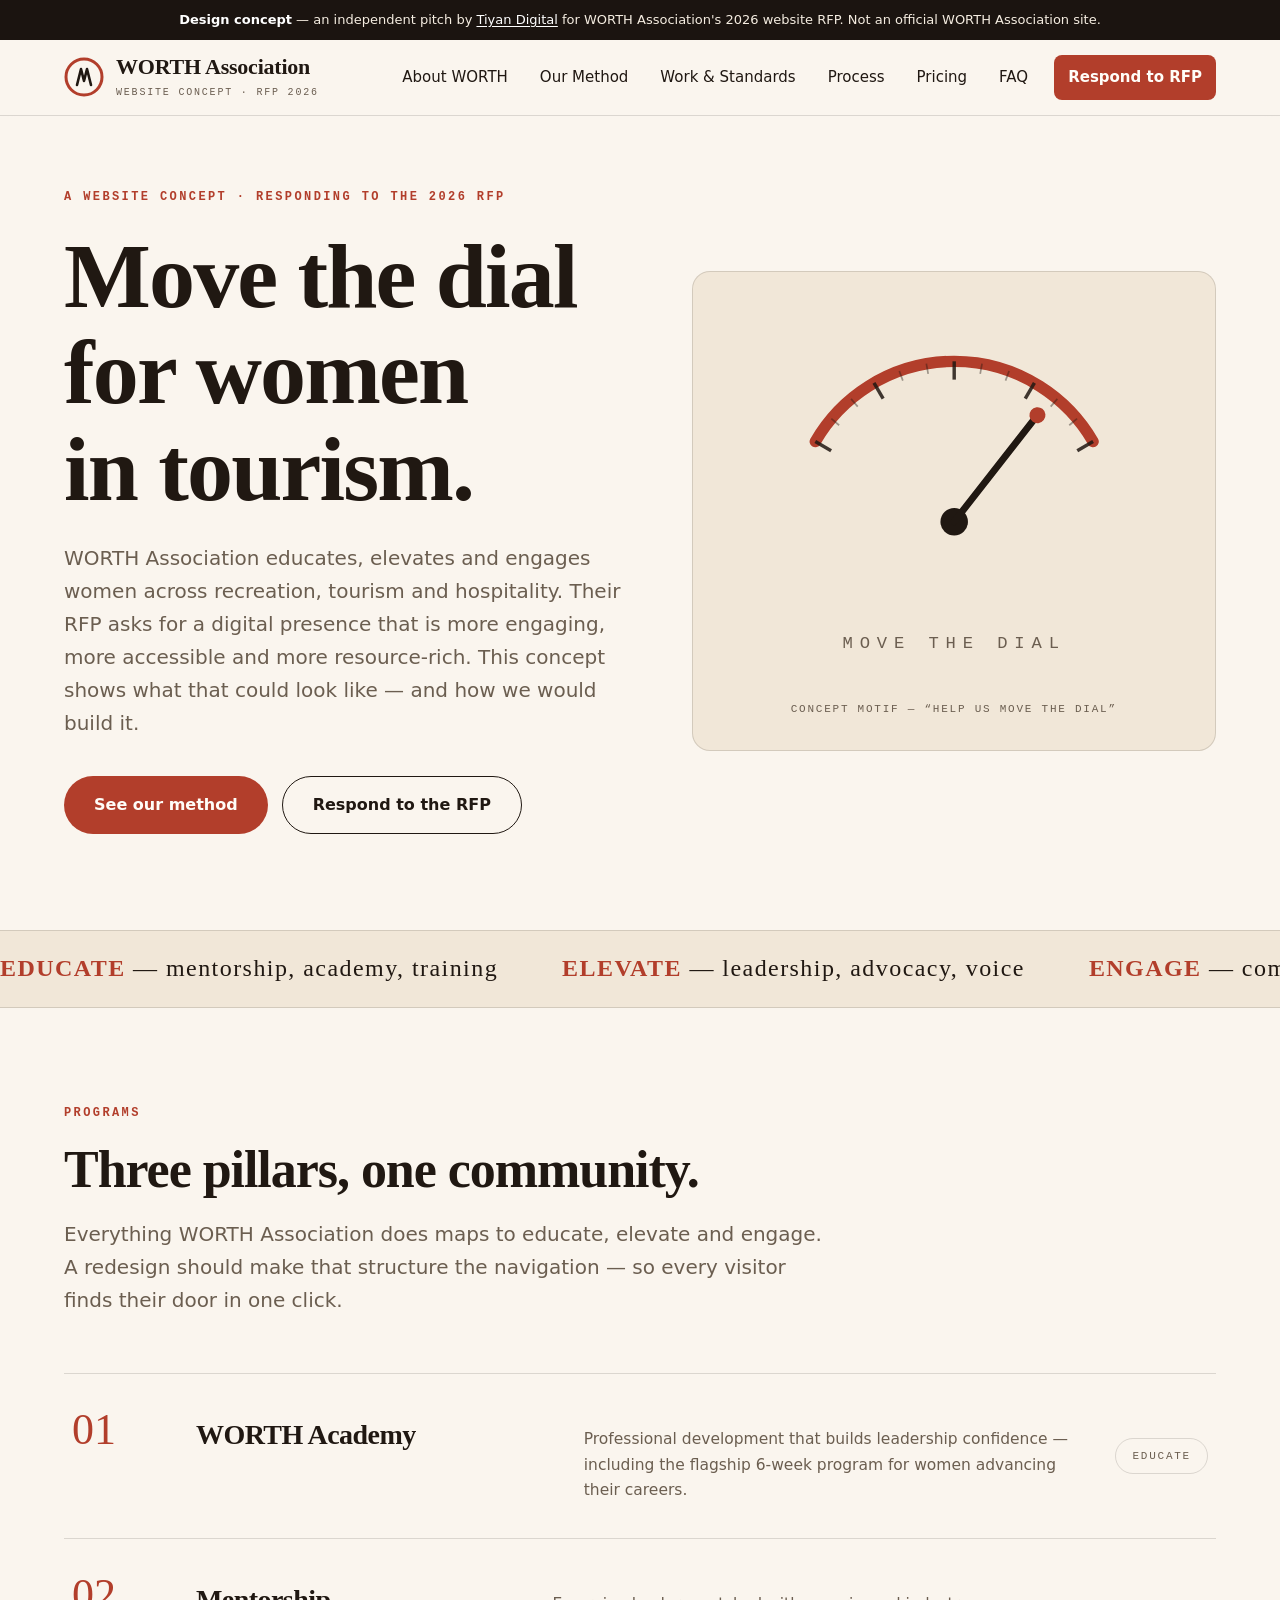
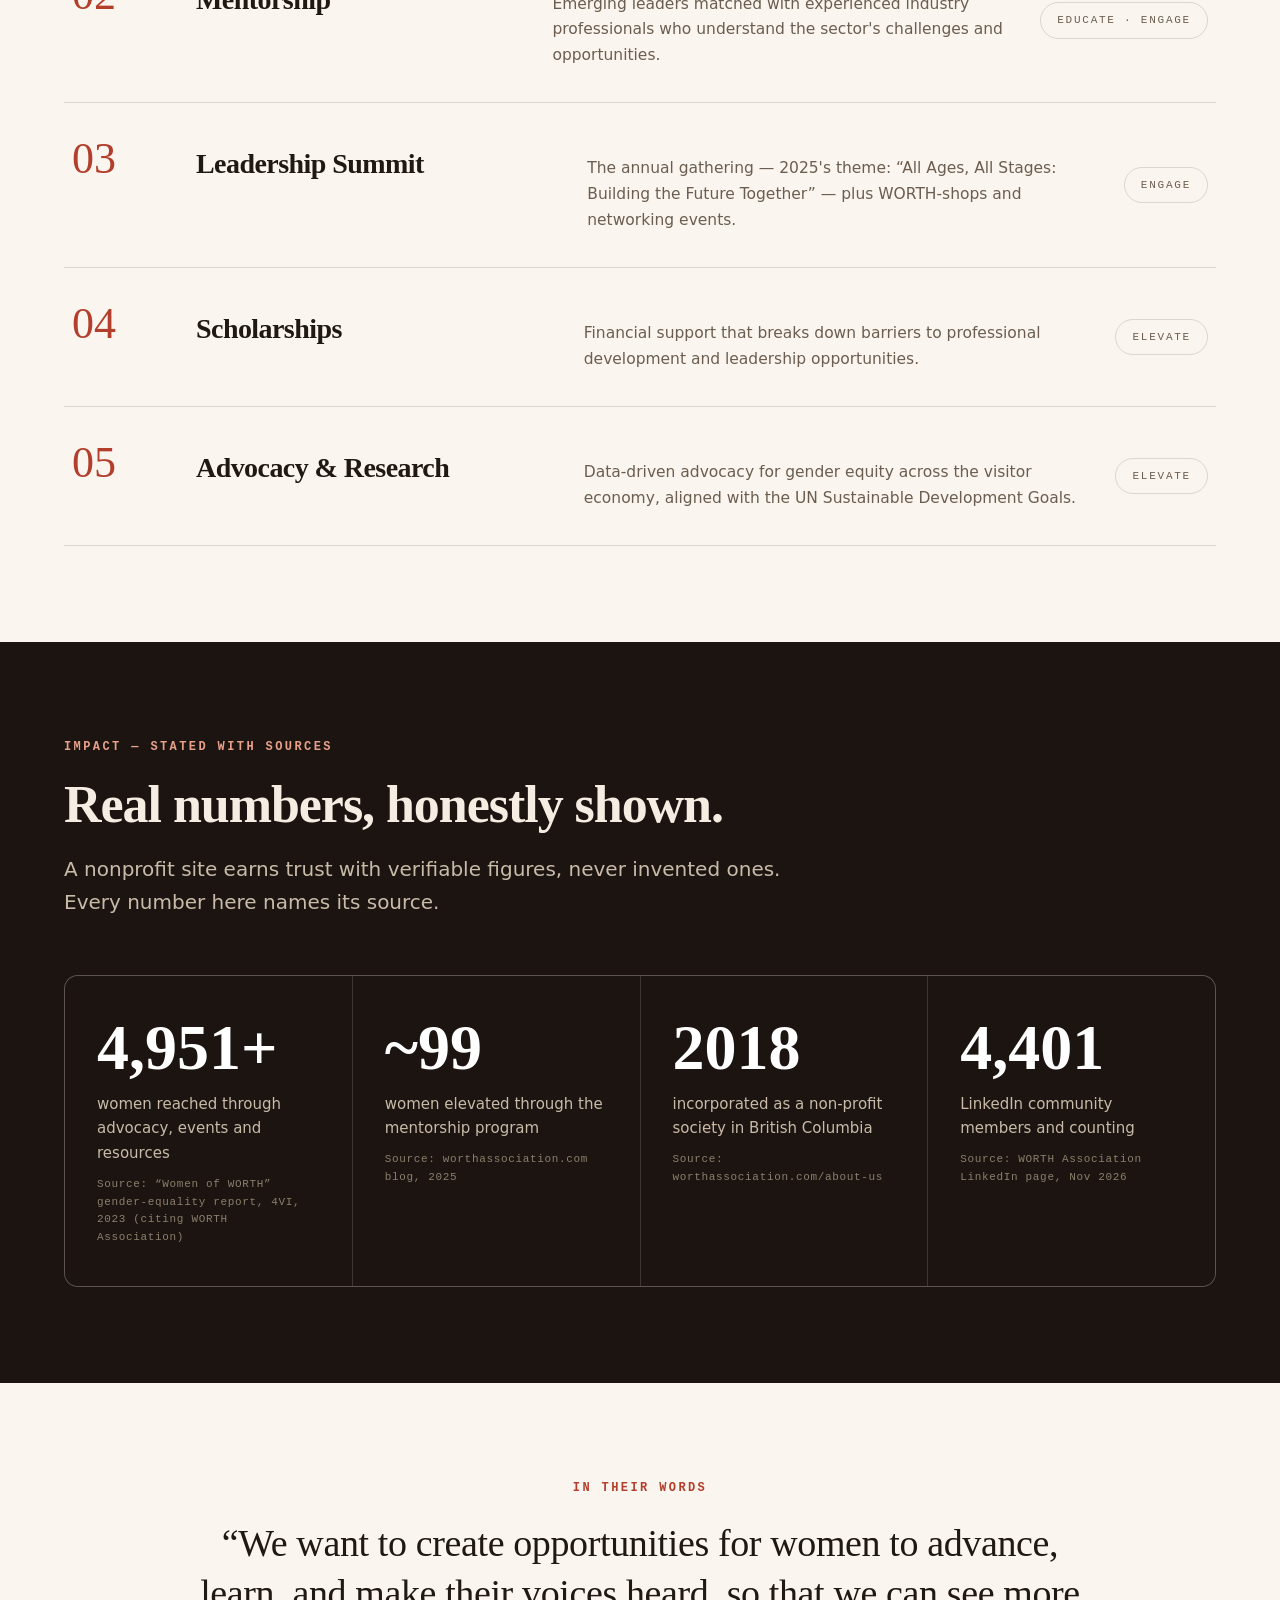
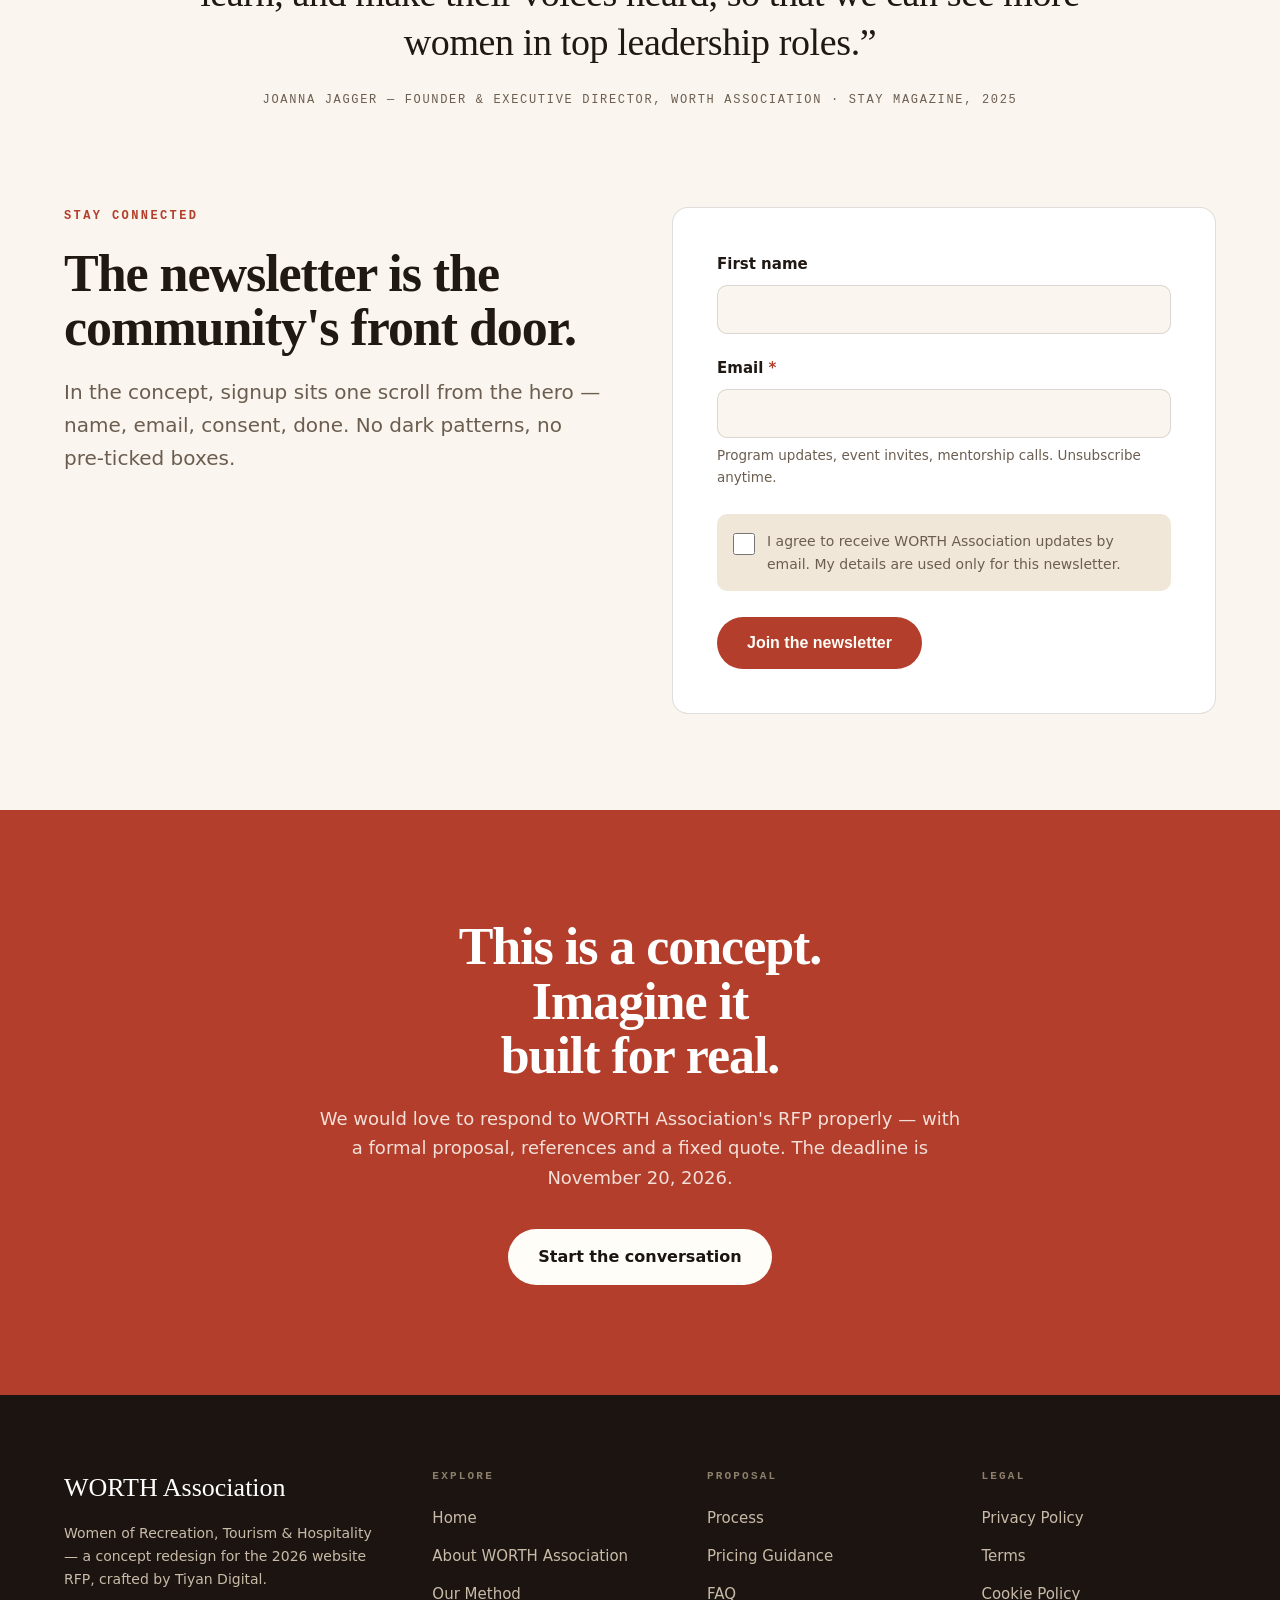
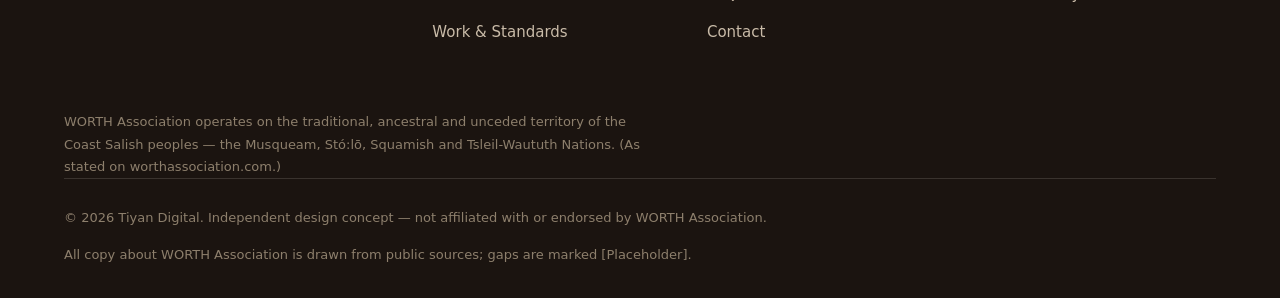
<file: index.html>
<!DOCTYPE html>
<html lang="en">
<head>
<script>document.documentElement.className += ' anim';</script>
<meta charset="utf-8">
<meta name="viewport" content="width=device-width, initial-scale=1">
<title>Home — WORTH Association Website Concept (2026 RFP)</title>
<meta name="description" content="An independent website design concept by Tiyan Digital for WORTH Association&#x27;s 2026 RFP — warm, editorial, accessible. Move the dial for women in recreation, tourism and hospitality.">
<meta property="og:title" content="Home — WORTH Association Website Concept (2026 RFP)">
<meta property="og:description" content="An independent website design concept by Tiyan Digital for WORTH Association&#x27;s 2026 RFP — warm, editorial, accessible. Move the dial for women in recreation, tourism and hospitality.">
<meta property="og:type" content="website">
<link rel="stylesheet" href="assets/style.css">
<script src="assets/site.js" defer></script>
</head>
<body>
<a class="skip" href="#main">Skip to content</a>
<div class="concept-banner"><strong>Design concept</strong> — an independent pitch by <a href="https://tiyandegital.com">Tiyan Digital</a> for WORTH Association's 2026 website RFP. Not an official WORTH Association site.</div>
<header class="site-header"><div class="header-inner">
<a class="brand" href="index.html" aria-label="WORTH concept home"><svg class="brand-mark" viewBox="0 0 40 40" aria-hidden="true"><circle cx="20" cy="20" r="18" fill="none" stroke="#B23E2B" stroke-width="3"/><path d="M13 28 L17 12 L20 24 L23 12 L27 28" fill="none" stroke="#201812" stroke-width="2.6" stroke-linecap="round" stroke-linejoin="round"/></svg><span><span class="brand-name">WORTH Association</span><span class="brand-sub">Website Concept · RFP 2026</span></span></a>
<button class="nav-toggle" aria-expanded="false" aria-controls="main-nav">Menu</button>
<nav class="main-nav" id="main-nav" aria-label="Primary"><a href="about.html">About WORTH</a><a href="method.html">Our Method</a><a href="work.html">Work & Standards</a><a href="process.html">Process</a><a href="pricing.html">Pricing</a><a href="faq.html">FAQ</a><a class="nav-cta" href="contact.html">Respond to RFP</a></nav>
</div></header>
<main id="main">
<section class="hero"><div class="wrap hero-grid">
<div class="hero-copy">
<p class="eyebrow fade-up">A website concept · Responding to the 2026 RFP</p>
<h1><span class="rise"><span>Move the dial</span></span><span class="rise"><span>for women in tourism.</span></span></h1>
<p class="lede fade-up d1">WORTH Association educates, elevates and engages women across recreation, tourism and hospitality. Their RFP asks for a digital presence that is more engaging, more accessible and more resource-rich. This concept shows what that could look like — and how we would build it.</p>
<div class="hero-ctas fade-up d2"><a class="btn" href="method.html">See our method</a><a class="btn btn-ghost" href="contact.html">Respond to the RFP</a></div>
</div>
<div class="hero-art fade-up d2"><div class="dial-frame"><svg id="dial-svg" viewBox="0 0 400 330" role="img" aria-label="A dial gauge with its needle pointing upward, symbolising moving the dial for gender equity">
  <path d="M 78.8 120.0 A 140 140 0 0 1 321.2 120.0" fill="none" stroke="#B23E2B" stroke-width="10" stroke-linecap="round"/>
  <line x1="92.6" y1="128.0" x2="78.8" y2="120.0" stroke="#201812" stroke-width="3" opacity="0.85"/><line x1="99.6" y1="105.8" x2="92.8" y2="100.0" stroke="#201812" stroke-width="1.5" opacity="0.4"/><line x1="115.8" y1="89.6" x2="110.0" y2="82.8" stroke="#201812" stroke-width="1.5" opacity="0.4"/><line x1="138.0" y1="82.6" x2="130.0" y2="68.8" stroke="#201812" stroke-width="3" opacity="0.85"/><line x1="155.2" y1="66.9" x2="152.1" y2="58.4" stroke="#201812" stroke-width="1.5" opacity="0.4"/><line x1="177.3" y1="61.0" x2="175.7" y2="52.1" stroke="#201812" stroke-width="1.5" opacity="0.4"/><line x1="200.0" y1="66.0" x2="200.0" y2="50.0" stroke="#201812" stroke-width="3" opacity="0.85"/><line x1="222.7" y1="61.0" x2="224.3" y2="52.1" stroke="#201812" stroke-width="1.5" opacity="0.4"/><line x1="244.8" y1="66.9" x2="247.9" y2="58.4" stroke="#201812" stroke-width="1.5" opacity="0.4"/><line x1="262.0" y1="82.6" x2="270.0" y2="68.8" stroke="#201812" stroke-width="3" opacity="0.85"/><line x1="284.2" y1="89.6" x2="290.0" y2="82.8" stroke="#201812" stroke-width="1.5" opacity="0.4"/><line x1="300.4" y1="105.8" x2="307.2" y2="100.0" stroke="#201812" stroke-width="1.5" opacity="0.4"/><line x1="307.4" y1="128.0" x2="321.2" y2="120.0" stroke="#201812" stroke-width="3" opacity="0.85"/>
  <circle cx="200" cy="190" r="12" fill="#201812"/>
  <g id="dial-needle" transform="rotate(-55 200 190)">
    <line x1="200" y1="190" x2="200" y2="72" stroke="#201812" stroke-width="6" stroke-linecap="round"/>
    <circle cx="200" cy="72" r="7" fill="#B23E2B"/>
  </g>
  <text x="200" y="300" text-anchor="middle" font-family="ui-monospace,Menlo,monospace" font-size="15" letter-spacing="6" fill="#6B5E50">MOVE THE DIAL</text>
</svg><p class="dial-caption">Concept motif — “Help us move the dial”</p></div></div>
</div></section>

<div class="marquee" aria-hidden="true"><div class="marquee-track">
<span><b>EDUCATE</b> — mentorship, academy, training</span><span><b>ELEVATE</b> — leadership, advocacy, voice</span><span><b>ENGAGE</b> — community, events, connection</span>
<span><b>EDUCATE</b> — mentorship, academy, training</span><span><b>ELEVATE</b> — leadership, advocacy, voice</span><span><b>ENGAGE</b> — community, events, connection</span>
</div></div>

<section><div class="wrap">
<div class="section-head"><p class="eyebrow">Programs</p><h2>Three pillars, one community.</h2><p class="lede">Everything WORTH Association does maps to educate, elevate and engage. A redesign should make that structure the navigation — so every visitor finds their door in one click.</p></div>
<div class="program-list">
<a class="program-row" href="about.html"><span class="program-num">01</span><h3>WORTH Academy</h3><p>Professional development that builds leadership confidence — including the flagship 6-week program for women advancing their careers.</p><span class="program-tag">Educate</span></a>
<a class="program-row" href="about.html"><span class="program-num">02</span><h3>Mentorship</h3><p>Emerging leaders matched with experienced industry professionals who understand the sector's challenges and opportunities.</p><span class="program-tag">Educate · Engage</span></a>
<a class="program-row" href="about.html"><span class="program-num">03</span><h3>Leadership Summit</h3><p>The annual gathering — 2025's theme: “All Ages, All Stages: Building the Future Together” — plus WORTH-shops and networking events.</p><span class="program-tag">Engage</span></a>
<a class="program-row" href="about.html"><span class="program-num">04</span><h3>Scholarships</h3><p>Financial support that breaks down barriers to professional development and leadership opportunities.</p><span class="program-tag">Elevate</span></a>
<a class="program-row" href="about.html"><span class="program-num">05</span><h3>Advocacy &amp; Research</h3><p>Data-driven advocacy for gender equity across the visitor economy, aligned with the UN Sustainable Development Goals.</p><span class="program-tag">Elevate</span></a>
</div></div></section>

<section class="band-dark"><div class="wrap">
<div class="section-head"><p class="eyebrow">Impact — stated with sources</p><h2>Real numbers, honestly shown.</h2><p class="lede">A nonprofit site earns trust with verifiable figures, never invented ones. Every number here names its source.</p></div>
<div class="impact-grid">
<div class="impact-cell"><div class="impact-num"><span data-count="5000" data-suffix="+">5,000+</span></div><p class="impact-label">women reached through advocacy, events and resources</p><p class="impact-src">Source: “Women of WORTH” gender-equality report, 4VI, 2023 (citing WORTH Association)</p></div>
<div class="impact-cell"><div class="impact-num"><span data-count="100" data-prefix="~">~100</span></div><p class="impact-label">women elevated through the mentorship program</p><p class="impact-src">Source: worthassociation.com blog, 2025</p></div>
<div class="impact-cell"><div class="impact-num">2018</div><p class="impact-label">incorporated as a non-profit society in British Columbia</p><p class="impact-src">Source: worthassociation.com/about-us</p></div>
<div class="impact-cell"><div class="impact-num"><span data-count="4445">4,445</span></div><p class="impact-label">LinkedIn community members and counting</p><p class="impact-src">Source: WORTH Association LinkedIn page, Nov 2026</p></div>
</div></div></section>

<section><div class="wrap"><div class="quote-block">
<p class="eyebrow">In their words</p>
<blockquote>“We want to create opportunities for women to advance, learn, and make their voices heard, so that we can see more women in top leadership roles.”</blockquote>
<cite>Joanna Jagger — Founder &amp; Executive Director, WORTH Association · STAY Magazine, 2025</cite>
</div></div></section>

<section style="padding-top:0"><div class="wrap"><div class="split">
<div><p class="eyebrow">Stay connected</p><h2>The newsletter is the community's front door.</h2><p class="lede">In the concept, signup sits one scroll from the hero — name, email, consent, done. No dark patterns, no pre-ticked boxes.</p></div>
<div><form class="form-card" data-demo action="#" method="post">
<div class="field"><label for="nl-name">First name</label><input id="nl-name" name="name" type="text" autocomplete="given-name"></div>
<div class="field"><label for="nl-email">Email <span class="req" aria-hidden="true">*</span></label><input id="nl-email" name="email" type="email" required autocomplete="email"><p class="hint">Program updates, event invites, mentorship calls. Unsubscribe anytime.</p></div>
<div class="consent"><input id="nl-consent" type="checkbox" required><p><label for="nl-consent">I agree to receive WORTH Association updates by email. My details are used only for this newsletter.</label></p></div>
<button class="btn" type="submit">Join the newsletter</button>
<p class="form-notice placeholder-note" hidden tabindex="-1"><strong>Demo form.</strong> In this concept build nothing is sent anywhere — a production site would connect this to WORTH Association's email platform.</p>
</form></div>
</div></div></section>

<section class="final-cta"><div class="wrap">
<h2>This is a concept. Imagine it built for real.</h2>
<p>We would love to respond to WORTH Association's RFP properly — with a formal proposal, references and a fixed quote. The deadline is November 20, 2026.</p>
<a class="btn btn-light" href="contact.html">Start the conversation</a>
</div></section>
</main>
<footer class="site-footer"><div class="wrap">
<div class="footer-grid">
<div><div class="footer-brand">WORTH Association</div><p class="footer-tag">Women of Recreation, Tourism &amp; Hospitality — a concept redesign for the 2026 website RFP, crafted by Tiyan Digital.</p></div>
<div><h4>Explore</h4><ul><li><a href="index.html">Home</a></li><li><a href="about.html">About WORTH Association</a></li><li><a href="method.html">Our Method</a></li><li><a href="work.html">Work &amp; Standards</a></li></ul></div>
<div><h4>Proposal</h4><ul><li><a href="process.html">Process</a></li><li><a href="pricing.html">Pricing Guidance</a></li><li><a href="faq.html">FAQ</a></li><li><a href="contact.html">Contact</a></li></ul></div>
<div><h4>Legal</h4><ul><li><a href="privacy.html">Privacy Policy</a></li><li><a href="terms.html">Terms</a></li><li><a href="cookies.html">Cookie Policy</a></li></ul></div>
</div>
<p class="footer-land">WORTH Association operates on the traditional, ancestral and unceded territory of the Coast Salish peoples — the Musqueam, Stó:lō, Squamish and Tsleil-Waututh Nations. (As stated on worthassociation.com.)</p>
<div class="footer-legal"><span>© <span id="year">2026</span> Tiyan Digital. Independent design concept — not affiliated with or endorsed by WORTH Association.</span><span>All copy about WORTH Association is drawn from public sources; gaps are marked [Placeholder].</span></div>
</div></footer>
</body>
</html>
</file>
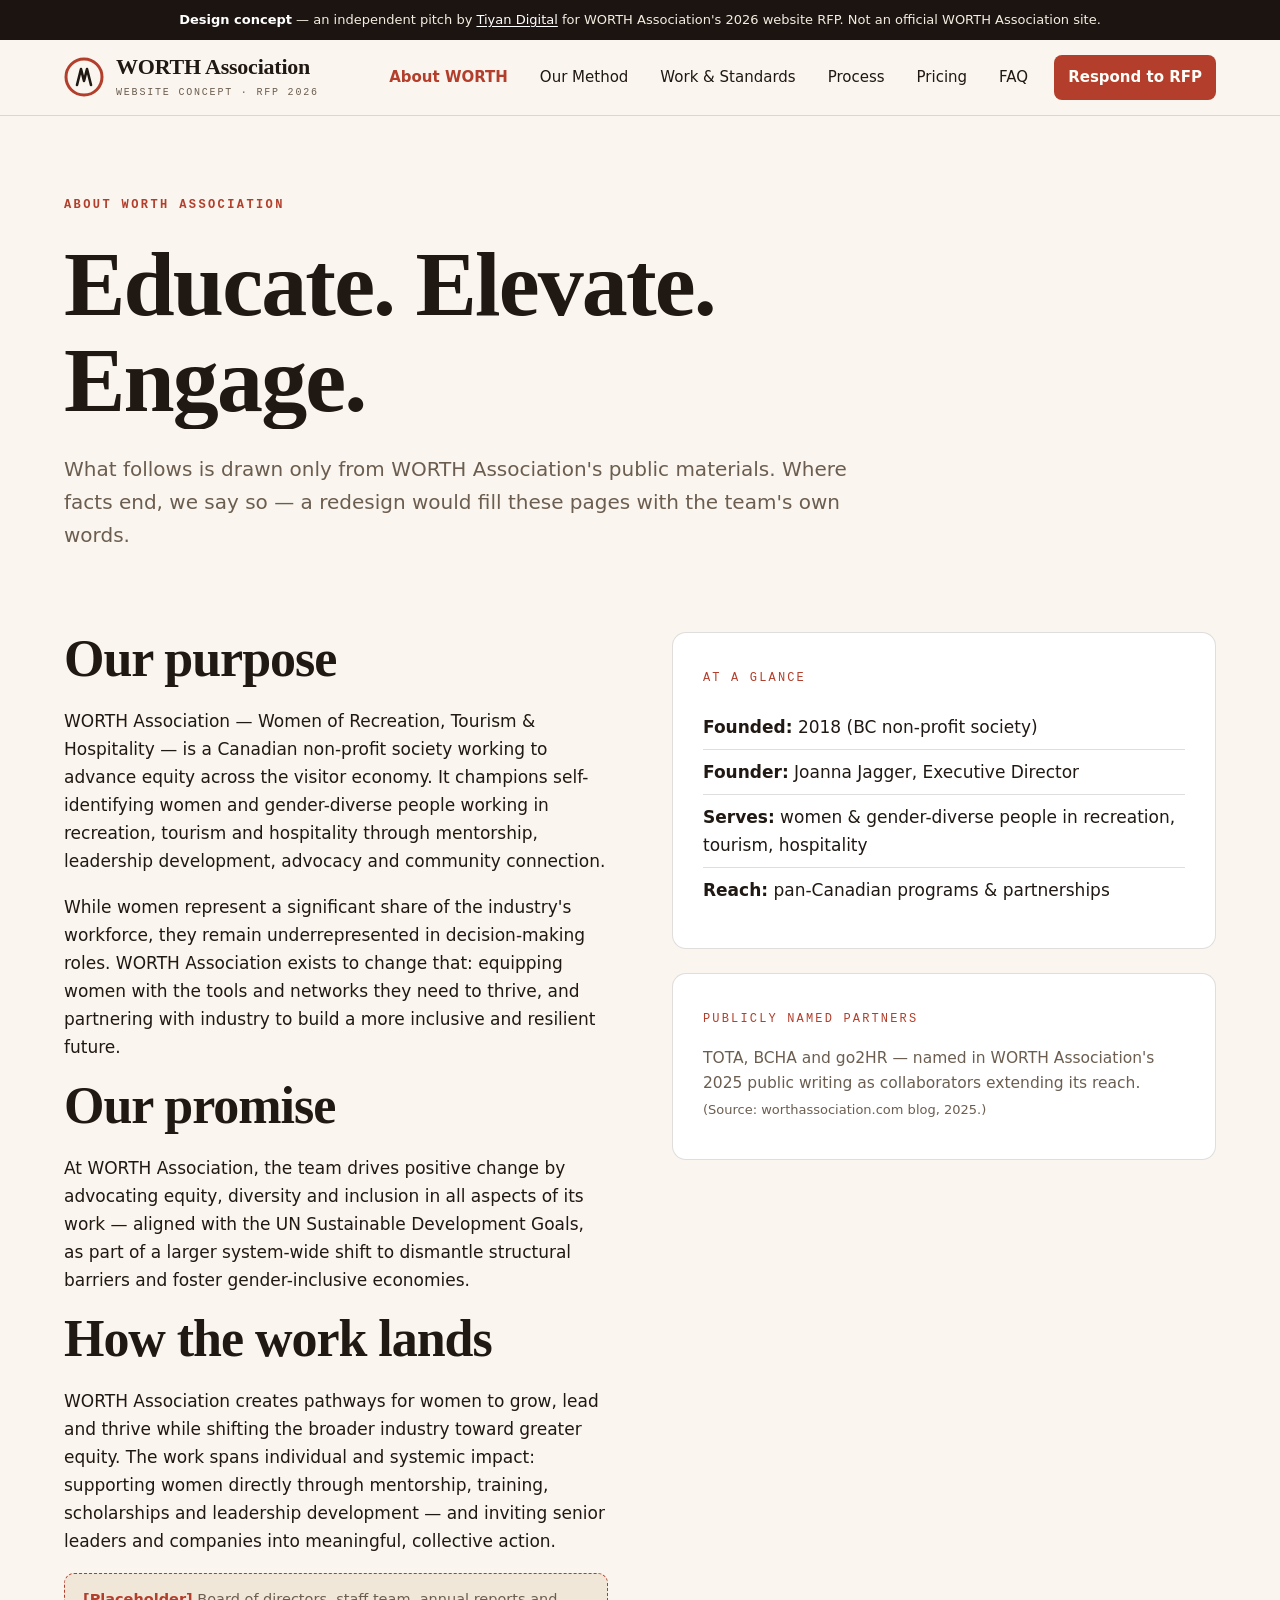
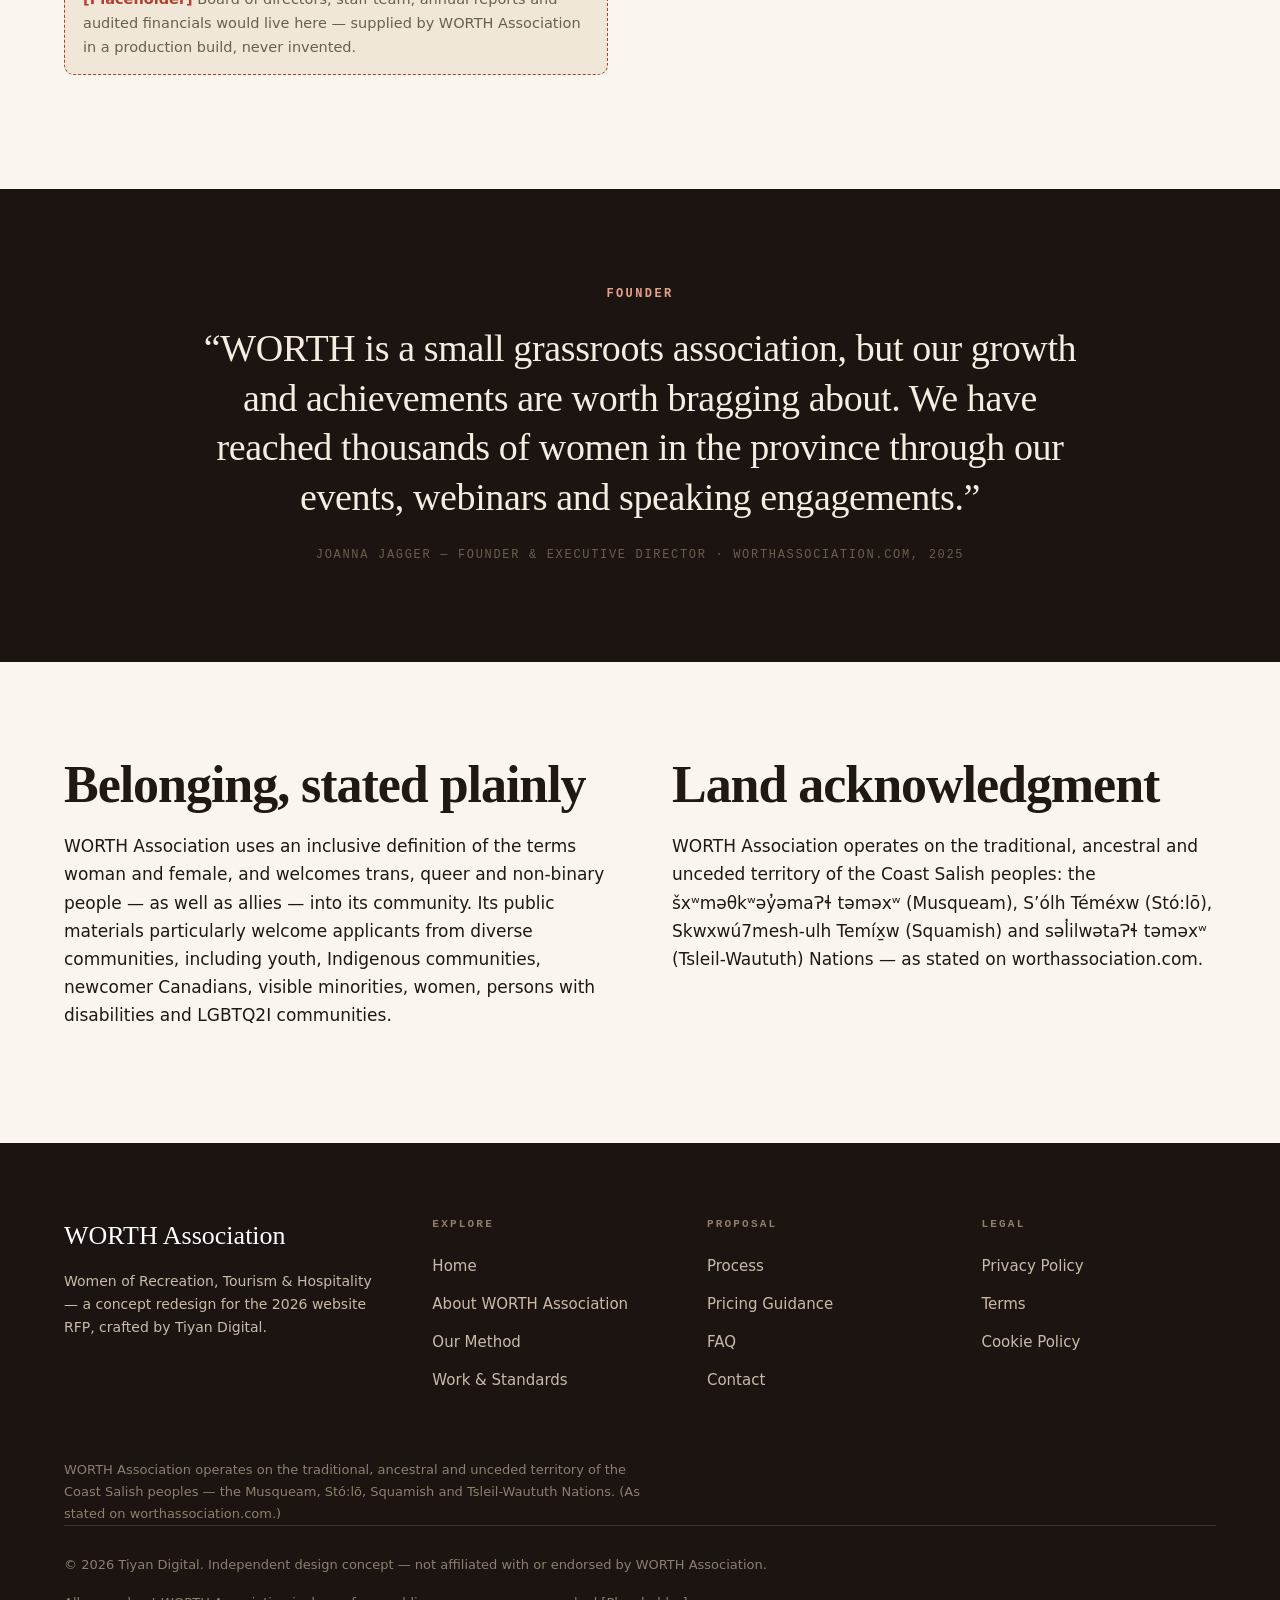
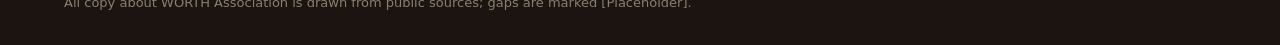
<file: about.html>
<!DOCTYPE html>
<html lang="en">
<head>
<script>document.documentElement.className += ' anim';</script>
<meta charset="utf-8">
<meta name="viewport" content="width=device-width, initial-scale=1">
<title>About WORTH Association — Website Concept</title>
<meta name="description" content="What WORTH Association is: a Canadian non-profit advancing equity for women across recreation, tourism and hospitality. From public sources.">
<meta property="og:title" content="About WORTH Association — Website Concept">
<meta property="og:description" content="What WORTH Association is: a Canadian non-profit advancing equity for women across recreation, tourism and hospitality. From public sources.">
<meta property="og:type" content="website">
<link rel="stylesheet" href="assets/style.css">
<script src="assets/site.js" defer></script>
</head>
<body>
<a class="skip" href="#main">Skip to content</a>
<div class="concept-banner"><strong>Design concept</strong> — an independent pitch by <a href="https://tiyandegital.com">Tiyan Digital</a> for WORTH Association's 2026 website RFP. Not an official WORTH Association site.</div>
<header class="site-header"><div class="header-inner">
<a class="brand" href="index.html" aria-label="WORTH concept home"><svg class="brand-mark" viewBox="0 0 40 40" aria-hidden="true"><circle cx="20" cy="20" r="18" fill="none" stroke="#B23E2B" stroke-width="3"/><path d="M13 28 L17 12 L20 24 L23 12 L27 28" fill="none" stroke="#201812" stroke-width="2.6" stroke-linecap="round" stroke-linejoin="round"/></svg><span><span class="brand-name">WORTH Association</span><span class="brand-sub">Website Concept · RFP 2026</span></span></a>
<button class="nav-toggle" aria-expanded="false" aria-controls="main-nav">Menu</button>
<nav class="main-nav" id="main-nav" aria-label="Primary"><a href="about.html" aria-current="page">About WORTH</a><a href="method.html">Our Method</a><a href="work.html">Work & Standards</a><a href="process.html">Process</a><a href="pricing.html">Pricing</a><a href="faq.html">FAQ</a><a class="nav-cta" href="contact.html">Respond to RFP</a></nav>
</div></header>
<main id="main">
<section class="page-hero"><div class="wrap">
<p class="eyebrow">About WORTH Association</p>
<h1><span class="rise"><span>Educate. Elevate.</span></span><span class="rise"><span>Engage.</span></span></h1>
<p class="lede fade-up d1" style="margin-top:24px">What follows is drawn only from WORTH Association's public materials. Where facts end, we say so — a redesign would fill these pages with the team's own words.</p>
</div></section>

<section style="padding-top:40px"><div class="wrap split">
<div class="prose">
<h2>Our purpose</h2>
<p>WORTH Association — Women of Recreation, Tourism &amp; Hospitality — is a Canadian non-profit society working to advance equity across the visitor economy. It champions self-identifying women and gender-diverse people working in recreation, tourism and hospitality through mentorship, leadership development, advocacy and community connection.</p>
<p>While women represent a significant share of the industry's workforce, they remain underrepresented in decision-making roles. WORTH Association exists to change that: equipping women with the tools and networks they need to thrive, and partnering with industry to build a more inclusive and resilient future.</p>
<h2>Our promise</h2>
<p>At WORTH Association, the team drives positive change by advocating equity, diversity and inclusion in all aspects of its work — aligned with the UN Sustainable Development Goals, as part of a larger system-wide shift to dismantle structural barriers and foster gender-inclusive economies.</p>
<h2>How the work lands</h2>
<p>WORTH Association creates pathways for women to grow, lead and thrive while shifting the broader industry toward greater equity. The work spans individual and systemic impact: supporting women directly through mentorship, training, scholarships and leadership development — and inviting senior leaders and companies into meaningful, collective action.</p>
<div class="placeholder-note"><strong>[Placeholder]</strong> Board of directors, staff team, annual reports and audited financials would live here — supplied by WORTH Association in a production build, never invented.</div>
</div>
<div>
<div class="card" style="margin-bottom:24px"><span class="card-num">At a glance</span>
<ul style="list-style:none;margin:0"><li style="padding:8px 0;border-bottom:1px solid var(--line)"><strong>Founded:</strong> 2018 (BC non-profit society)</li>
<li style="padding:8px 0;border-bottom:1px solid var(--line)"><strong>Founder:</strong> Joanna Jagger, Executive Director</li>
<li style="padding:8px 0;border-bottom:1px solid var(--line)"><strong>Serves:</strong> women &amp; gender-diverse people in recreation, tourism, hospitality</li>
<li style="padding:8px 0"><strong>Reach:</strong> pan-Canadian programs &amp; partnerships</li></ul></div>
<div class="card"><span class="card-num">Publicly named partners</span><p>TOTA, BCHA and go2HR — named in WORTH Association's 2025 public writing as collaborators extending its reach. <span style="font-size:13px">(Source: worthassociation.com blog, 2025.)</span></p></div>
</div></div></section>

<section class="band-dark"><div class="wrap"><div class="quote-block">
<p class="eyebrow">Founder</p>
<blockquote>“WORTH is a small grassroots association, but our growth and achievements are worth bragging about. We have reached thousands of women in the province through our events, webinars and speaking engagements.”</blockquote>
<cite>Joanna Jagger — Founder &amp; Executive Director · worthassociation.com, 2025</cite>
</div></div></section>

<section><div class="wrap split">
<div class="prose"><h2>Belonging, stated plainly</h2><p>WORTH Association uses an inclusive definition of the terms woman and female, and welcomes trans, queer and non-binary people — as well as allies — into its community. Its public materials particularly welcome applicants from diverse communities, including youth, Indigenous communities, newcomer Canadians, visible minorities, women, persons with disabilities and LGBTQ2I communities.</p></div>
<div class="prose"><h2>Land acknowledgment</h2><p>WORTH Association operates on the traditional, ancestral and unceded territory of the Coast Salish peoples: the šxʷməθkʷəy̓əmaɁɬ təməxʷ (Musqueam), S’ólh Téméxw (Stó:lō), Skwxwú7mesh-ulh Temíx̱w (Squamish) and səl̓ilwətaɁɬ təməxʷ (Tsleil-Waututh) Nations — as stated on worthassociation.com.</p></div>
</div></section>
</main>
<footer class="site-footer"><div class="wrap">
<div class="footer-grid">
<div><div class="footer-brand">WORTH Association</div><p class="footer-tag">Women of Recreation, Tourism &amp; Hospitality — a concept redesign for the 2026 website RFP, crafted by Tiyan Digital.</p></div>
<div><h4>Explore</h4><ul><li><a href="index.html">Home</a></li><li><a href="about.html">About WORTH Association</a></li><li><a href="method.html">Our Method</a></li><li><a href="work.html">Work &amp; Standards</a></li></ul></div>
<div><h4>Proposal</h4><ul><li><a href="process.html">Process</a></li><li><a href="pricing.html">Pricing Guidance</a></li><li><a href="faq.html">FAQ</a></li><li><a href="contact.html">Contact</a></li></ul></div>
<div><h4>Legal</h4><ul><li><a href="privacy.html">Privacy Policy</a></li><li><a href="terms.html">Terms</a></li><li><a href="cookies.html">Cookie Policy</a></li></ul></div>
</div>
<p class="footer-land">WORTH Association operates on the traditional, ancestral and unceded territory of the Coast Salish peoples — the Musqueam, Stó:lō, Squamish and Tsleil-Waututh Nations. (As stated on worthassociation.com.)</p>
<div class="footer-legal"><span>© <span id="year">2026</span> Tiyan Digital. Independent design concept — not affiliated with or endorsed by WORTH Association.</span><span>All copy about WORTH Association is drawn from public sources; gaps are marked [Placeholder].</span></div>
</div></footer>
</body>
</html>
</file>
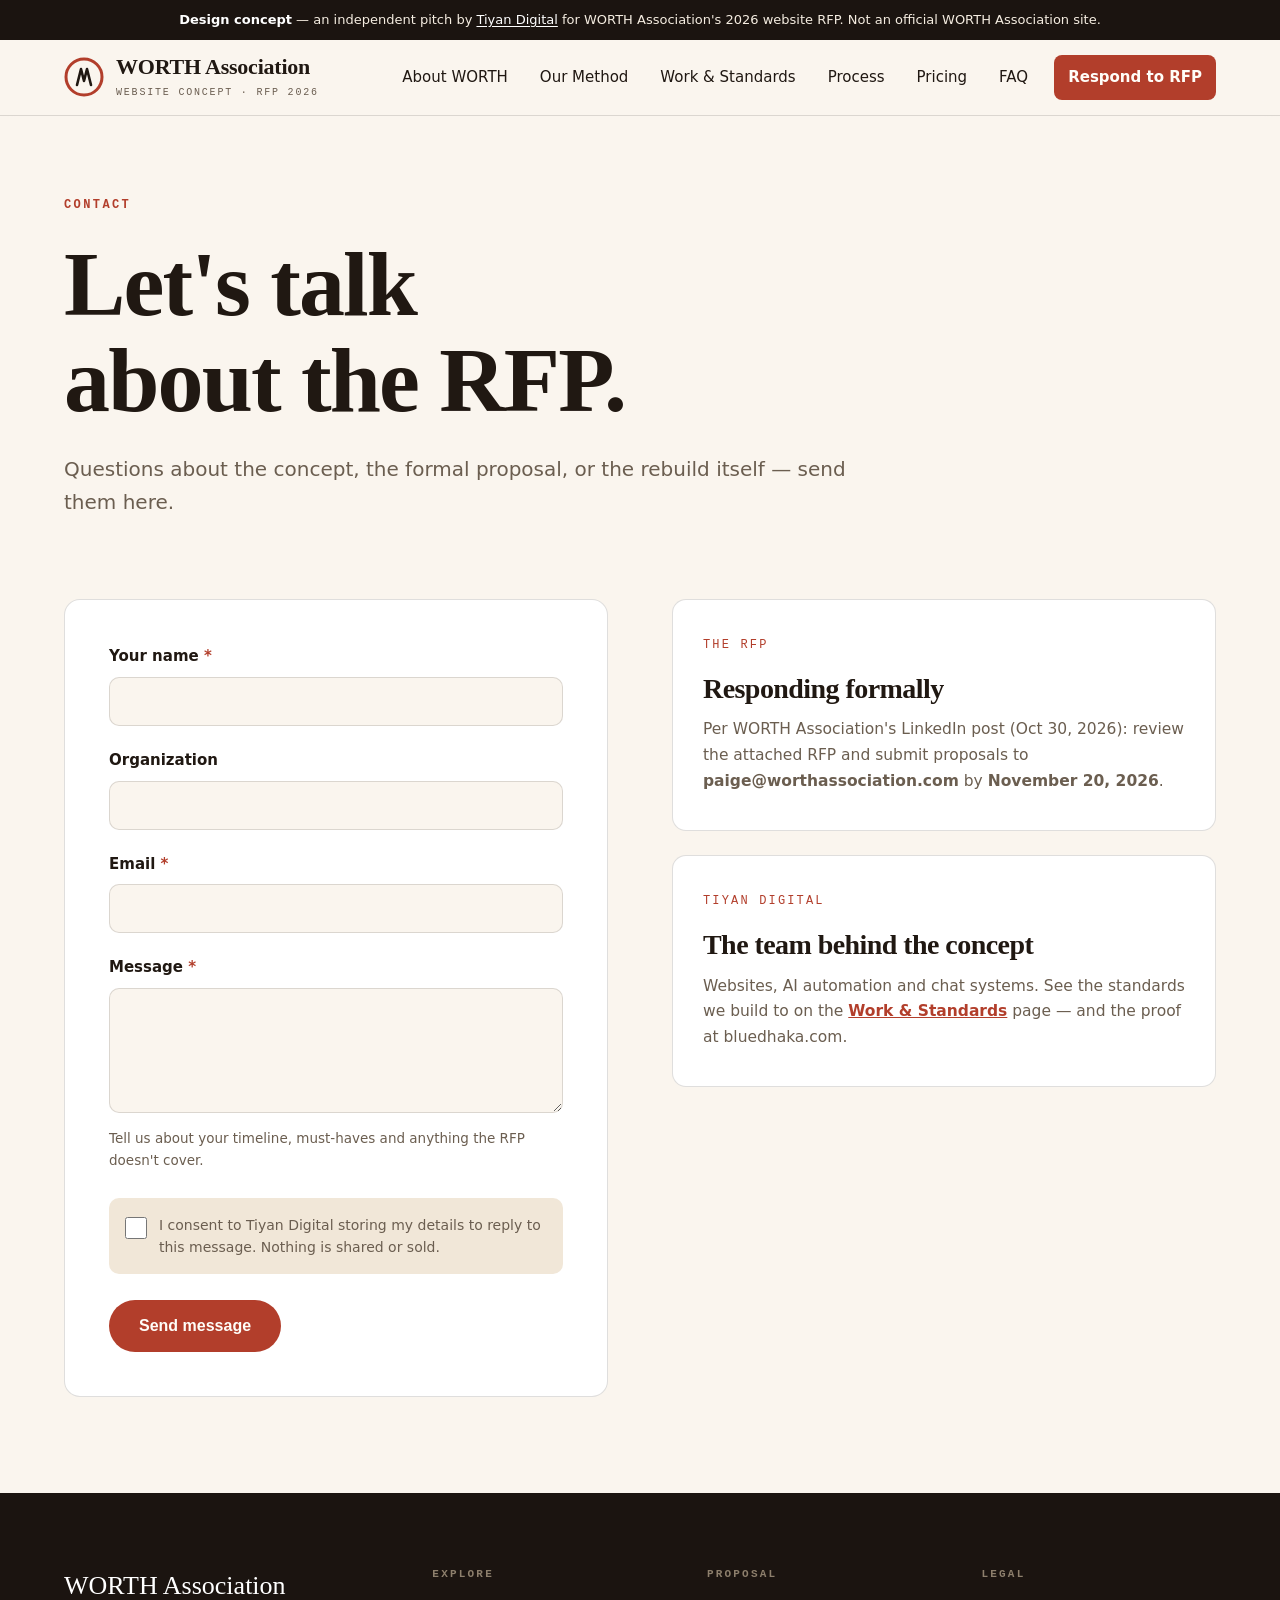
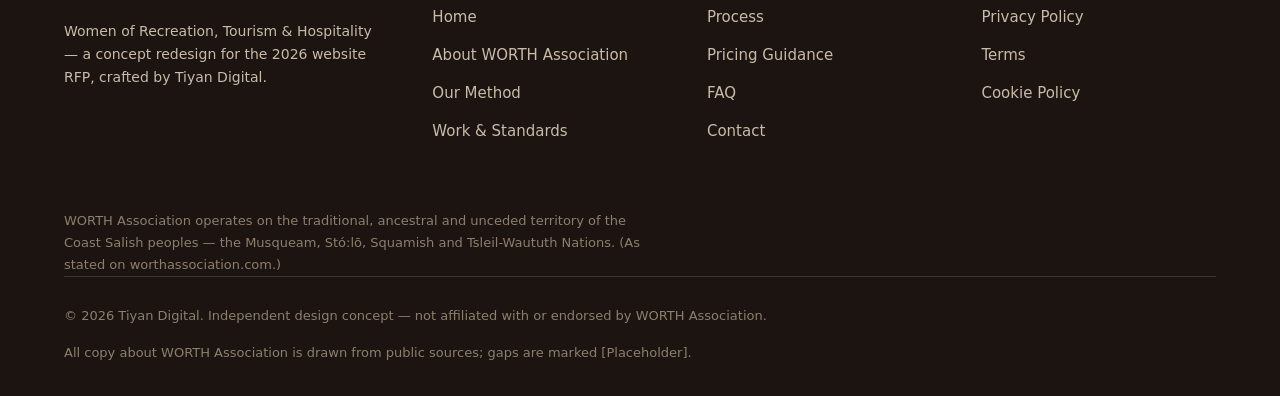
<file: contact.html>
<!DOCTYPE html>
<html lang="en">
<head>
<script>document.documentElement.className += ' anim';</script>
<meta charset="utf-8">
<meta name="viewport" content="width=device-width, initial-scale=1">
<title>Contact — Talk About the RFP</title>
<meta name="description" content="Contact Tiyan Digital about the WORTH Association 2026 website RFP.">
<meta property="og:title" content="Contact — Talk About the RFP">
<meta property="og:description" content="Contact Tiyan Digital about the WORTH Association 2026 website RFP.">
<meta property="og:type" content="website">
<link rel="stylesheet" href="assets/style.css">
<script src="assets/site.js" defer></script>
</head>
<body>
<a class="skip" href="#main">Skip to content</a>
<div class="concept-banner"><strong>Design concept</strong> — an independent pitch by <a href="https://tiyandegital.com">Tiyan Digital</a> for WORTH Association's 2026 website RFP. Not an official WORTH Association site.</div>
<header class="site-header"><div class="header-inner">
<a class="brand" href="index.html" aria-label="WORTH concept home"><svg class="brand-mark" viewBox="0 0 40 40" aria-hidden="true"><circle cx="20" cy="20" r="18" fill="none" stroke="#B23E2B" stroke-width="3"/><path d="M13 28 L17 12 L20 24 L23 12 L27 28" fill="none" stroke="#201812" stroke-width="2.6" stroke-linecap="round" stroke-linejoin="round"/></svg><span><span class="brand-name">WORTH Association</span><span class="brand-sub">Website Concept · RFP 2026</span></span></a>
<button class="nav-toggle" aria-expanded="false" aria-controls="main-nav">Menu</button>
<nav class="main-nav" id="main-nav" aria-label="Primary"><a href="about.html">About WORTH</a><a href="method.html">Our Method</a><a href="work.html">Work & Standards</a><a href="process.html">Process</a><a href="pricing.html">Pricing</a><a href="faq.html">FAQ</a><a class="nav-cta" href="contact.html">Respond to RFP</a></nav>
</div></header>
<main id="main">
<section class="page-hero"><div class="wrap">
<p class="eyebrow">Contact</p>
<h1><span class="rise"><span>Let's talk</span></span><span class="rise"><span>about the RFP.</span></span></h1>
<p class="lede fade-up d1" style="margin-top:24px">Questions about the concept, the formal proposal, or the rebuild itself — send them here.</p>
</div></section>

<section style="padding-top:40px"><div class="wrap split">
<div>
<form class="form-card" data-demo action="#" method="post">
<div class="field"><label for="c-name">Your name <span class="req" aria-hidden="true">*</span></label><input id="c-name" name="name" type="text" required autocomplete="name"></div>
<div class="field"><label for="c-org">Organization</label><input id="c-org" name="organization" type="text" autocomplete="organization"></div>
<div class="field"><label for="c-email">Email <span class="req" aria-hidden="true">*</span></label><input id="c-email" name="email" type="email" required autocomplete="email"></div>
<div class="field"><label for="c-msg">Message <span class="req" aria-hidden="true">*</span></label><textarea id="c-msg" name="message" rows="5" required></textarea><p class="hint">Tell us about your timeline, must-haves and anything the RFP doesn't cover.</p></div>
<div class="consent"><input id="c-consent" type="checkbox" required><p><label for="c-consent">I consent to Tiyan Digital storing my details to reply to this message. Nothing is shared or sold.</label></p></div>
<button class="btn" type="submit">Send message</button>
<p class="form-notice placeholder-note" hidden tabindex="-1"><strong>Demo form.</strong> In this concept build the form doesn't send — a production site would deliver it to the team's inbox with spam protection.</p>
</form></div>
<div>
<div class="card" style="margin-bottom:24px"><span class="card-num">The RFP</span><h3>Responding formally</h3><p style="margin-top:12px">Per WORTH Association's LinkedIn post (Oct 30, 2026): review the attached RFP and submit proposals to <strong>paige@worthassociation.com</strong> by <strong>November 20, 2026</strong>.</p></div>
<div class="card"><span class="card-num">Tiyan Digital</span><h3>The team behind the concept</h3><p style="margin-top:12px">Websites, AI automation and chat systems. See the standards we build to on the <a href="work.html" style="color:var(--accent);font-weight:600">Work &amp; Standards</a> page — and the proof at bluedhaka.com.</p></div>
</div></div></section>
</main>
<footer class="site-footer"><div class="wrap">
<div class="footer-grid">
<div><div class="footer-brand">WORTH Association</div><p class="footer-tag">Women of Recreation, Tourism &amp; Hospitality — a concept redesign for the 2026 website RFP, crafted by Tiyan Digital.</p></div>
<div><h4>Explore</h4><ul><li><a href="index.html">Home</a></li><li><a href="about.html">About WORTH Association</a></li><li><a href="method.html">Our Method</a></li><li><a href="work.html">Work &amp; Standards</a></li></ul></div>
<div><h4>Proposal</h4><ul><li><a href="process.html">Process</a></li><li><a href="pricing.html">Pricing Guidance</a></li><li><a href="faq.html">FAQ</a></li><li><a href="contact.html">Contact</a></li></ul></div>
<div><h4>Legal</h4><ul><li><a href="privacy.html">Privacy Policy</a></li><li><a href="terms.html">Terms</a></li><li><a href="cookies.html">Cookie Policy</a></li></ul></div>
</div>
<p class="footer-land">WORTH Association operates on the traditional, ancestral and unceded territory of the Coast Salish peoples — the Musqueam, Stó:lō, Squamish and Tsleil-Waututh Nations. (As stated on worthassociation.com.)</p>
<div class="footer-legal"><span>© <span id="year">2026</span> Tiyan Digital. Independent design concept — not affiliated with or endorsed by WORTH Association.</span><span>All copy about WORTH Association is drawn from public sources; gaps are marked [Placeholder].</span></div>
</div></footer>
</body>
</html>
</file>
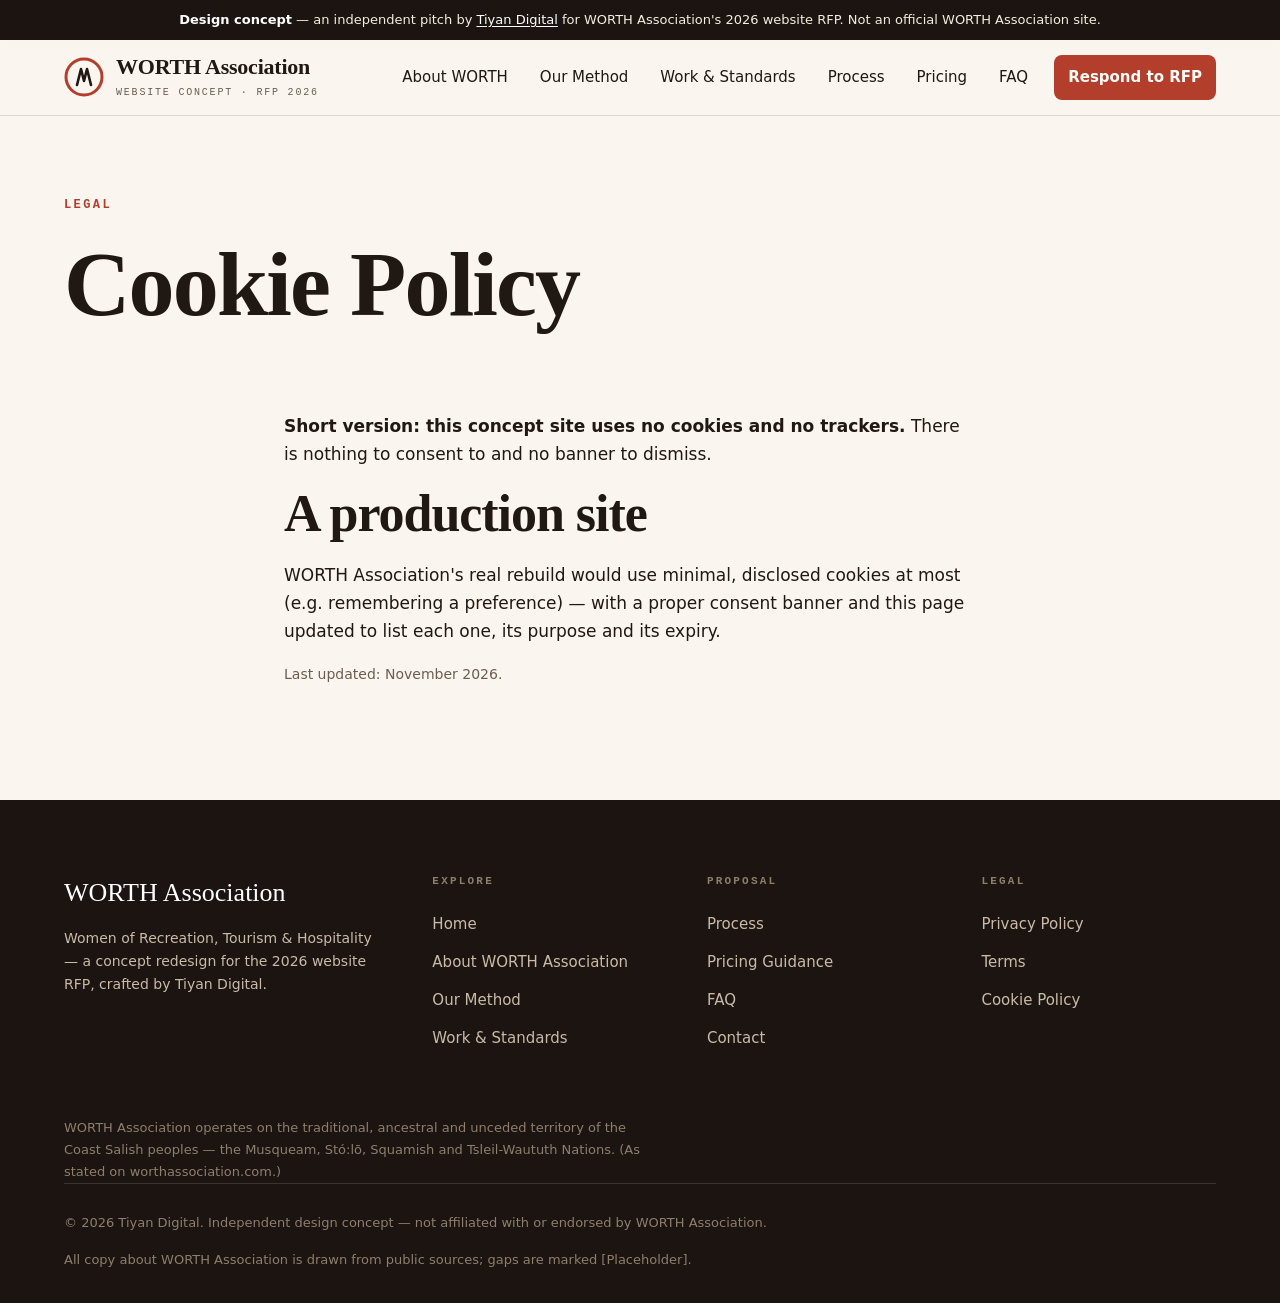
<file: cookies.html>
<!DOCTYPE html>
<html lang="en">
<head>
<script>document.documentElement.className += ' anim';</script>
<meta charset="utf-8">
<meta name="viewport" content="width=device-width, initial-scale=1">
<title>Cookie Policy — WORTH Association Concept</title>
<meta name="description" content="Do we use cookies? No.">
<meta property="og:title" content="Cookie Policy — WORTH Association Concept">
<meta property="og:description" content="Do we use cookies? No.">
<meta property="og:type" content="website">
<link rel="stylesheet" href="assets/style.css">
<script src="assets/site.js" defer></script>
</head>
<body>
<a class="skip" href="#main">Skip to content</a>
<div class="concept-banner"><strong>Design concept</strong> — an independent pitch by <a href="https://tiyandegital.com">Tiyan Digital</a> for WORTH Association's 2026 website RFP. Not an official WORTH Association site.</div>
<header class="site-header"><div class="header-inner">
<a class="brand" href="index.html" aria-label="WORTH concept home"><svg class="brand-mark" viewBox="0 0 40 40" aria-hidden="true"><circle cx="20" cy="20" r="18" fill="none" stroke="#B23E2B" stroke-width="3"/><path d="M13 28 L17 12 L20 24 L23 12 L27 28" fill="none" stroke="#201812" stroke-width="2.6" stroke-linecap="round" stroke-linejoin="round"/></svg><span><span class="brand-name">WORTH Association</span><span class="brand-sub">Website Concept · RFP 2026</span></span></a>
<button class="nav-toggle" aria-expanded="false" aria-controls="main-nav">Menu</button>
<nav class="main-nav" id="main-nav" aria-label="Primary"><a href="about.html">About WORTH</a><a href="method.html">Our Method</a><a href="work.html">Work & Standards</a><a href="process.html">Process</a><a href="pricing.html">Pricing</a><a href="faq.html">FAQ</a><a class="nav-cta" href="contact.html">Respond to RFP</a></nav>
</div></header>
<main id="main">
<section class="page-hero"><div class="wrap"><p class="eyebrow">Legal</p><h1>Cookie Policy</h1></div></section>
<section style="padding-top:40px"><div class="wrap prose" style="max-width:760px">
<p><strong>Short version: this concept site uses no cookies and no trackers.</strong> There is nothing to consent to and no banner to dismiss.</p>
<h2>A production site</h2><p>WORTH Association's real rebuild would use minimal, disclosed cookies at most (e.g. remembering a preference) — with a proper consent banner and this page updated to list each one, its purpose and its expiry.</p>
<p style="color:var(--muted);font-size:14px">Last updated: November 2026.</p></div></section>
</main>
<footer class="site-footer"><div class="wrap">
<div class="footer-grid">
<div><div class="footer-brand">WORTH Association</div><p class="footer-tag">Women of Recreation, Tourism &amp; Hospitality — a concept redesign for the 2026 website RFP, crafted by Tiyan Digital.</p></div>
<div><h4>Explore</h4><ul><li><a href="index.html">Home</a></li><li><a href="about.html">About WORTH Association</a></li><li><a href="method.html">Our Method</a></li><li><a href="work.html">Work &amp; Standards</a></li></ul></div>
<div><h4>Proposal</h4><ul><li><a href="process.html">Process</a></li><li><a href="pricing.html">Pricing Guidance</a></li><li><a href="faq.html">FAQ</a></li><li><a href="contact.html">Contact</a></li></ul></div>
<div><h4>Legal</h4><ul><li><a href="privacy.html">Privacy Policy</a></li><li><a href="terms.html">Terms</a></li><li><a href="cookies.html">Cookie Policy</a></li></ul></div>
</div>
<p class="footer-land">WORTH Association operates on the traditional, ancestral and unceded territory of the Coast Salish peoples — the Musqueam, Stó:lō, Squamish and Tsleil-Waututh Nations. (As stated on worthassociation.com.)</p>
<div class="footer-legal"><span>© <span id="year">2026</span> Tiyan Digital. Independent design concept — not affiliated with or endorsed by WORTH Association.</span><span>All copy about WORTH Association is drawn from public sources; gaps are marked [Placeholder].</span></div>
</div></footer>
</body>
</html>
</file>
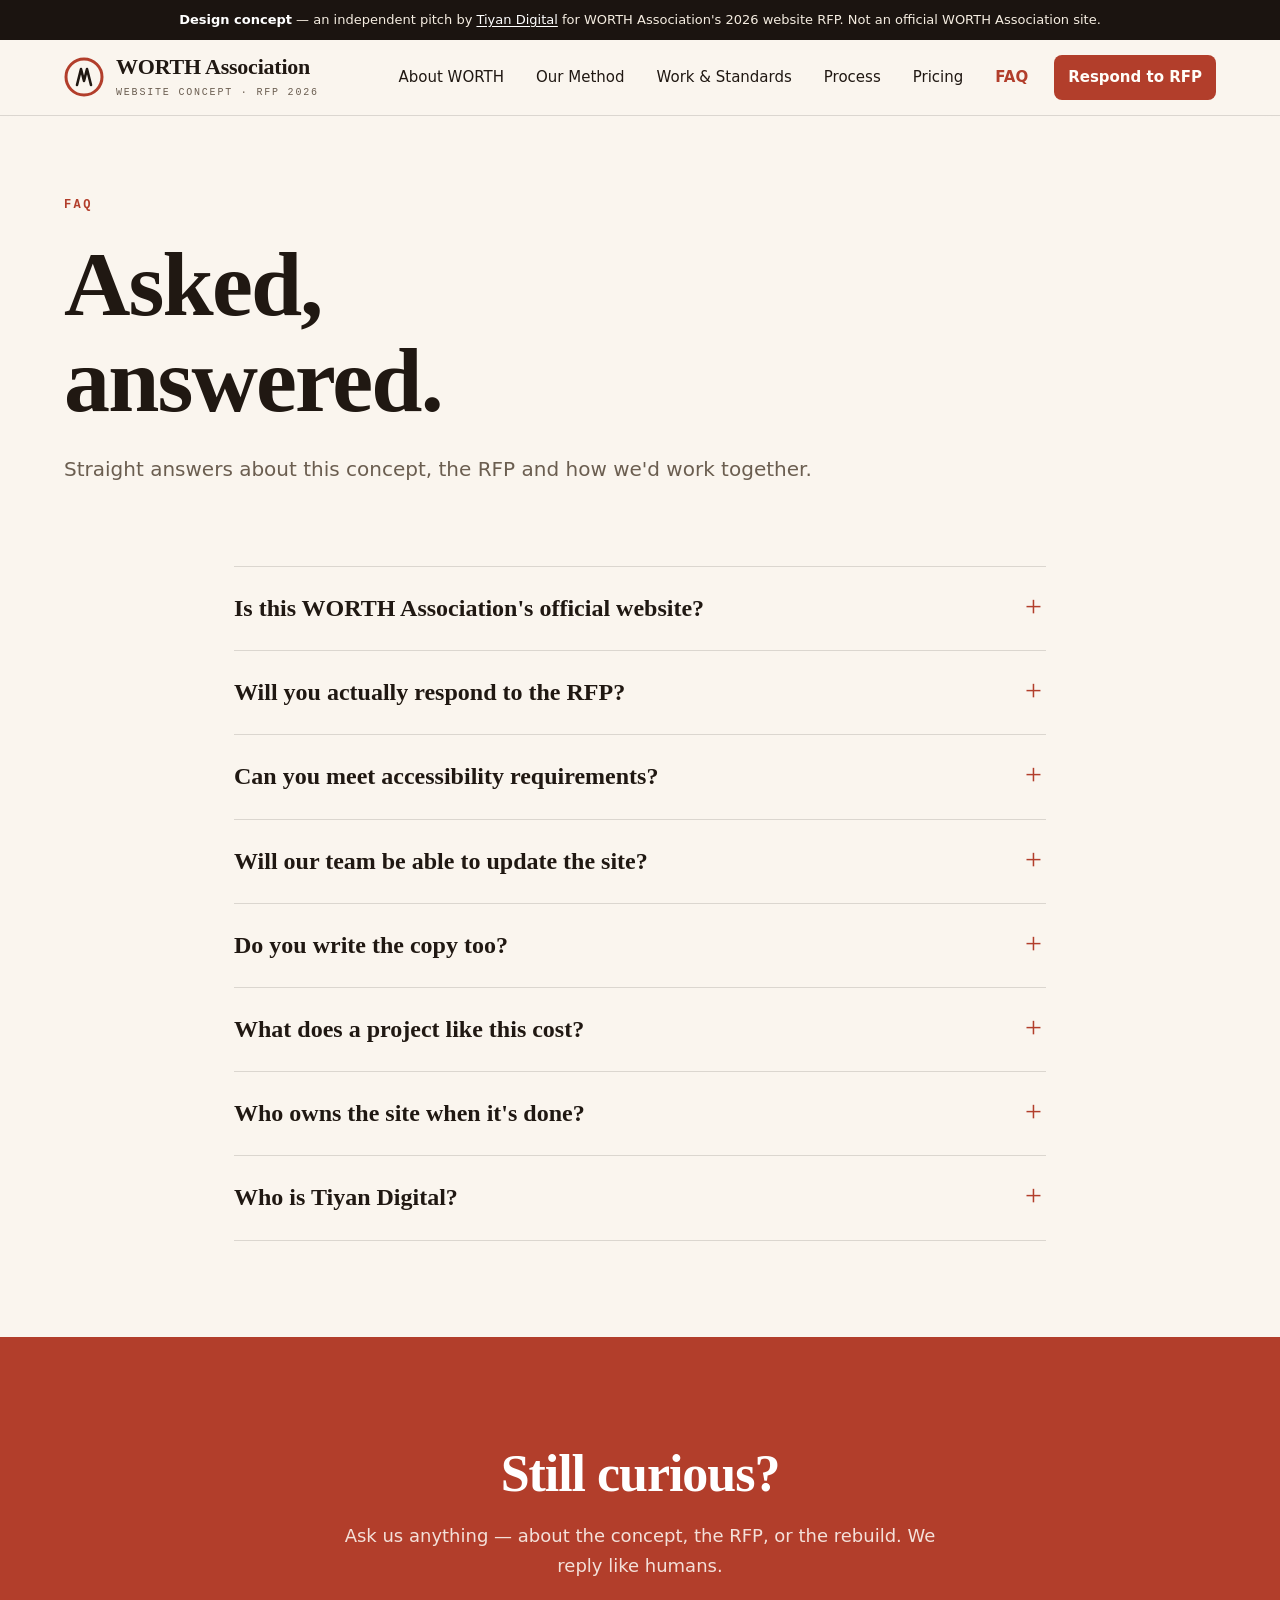
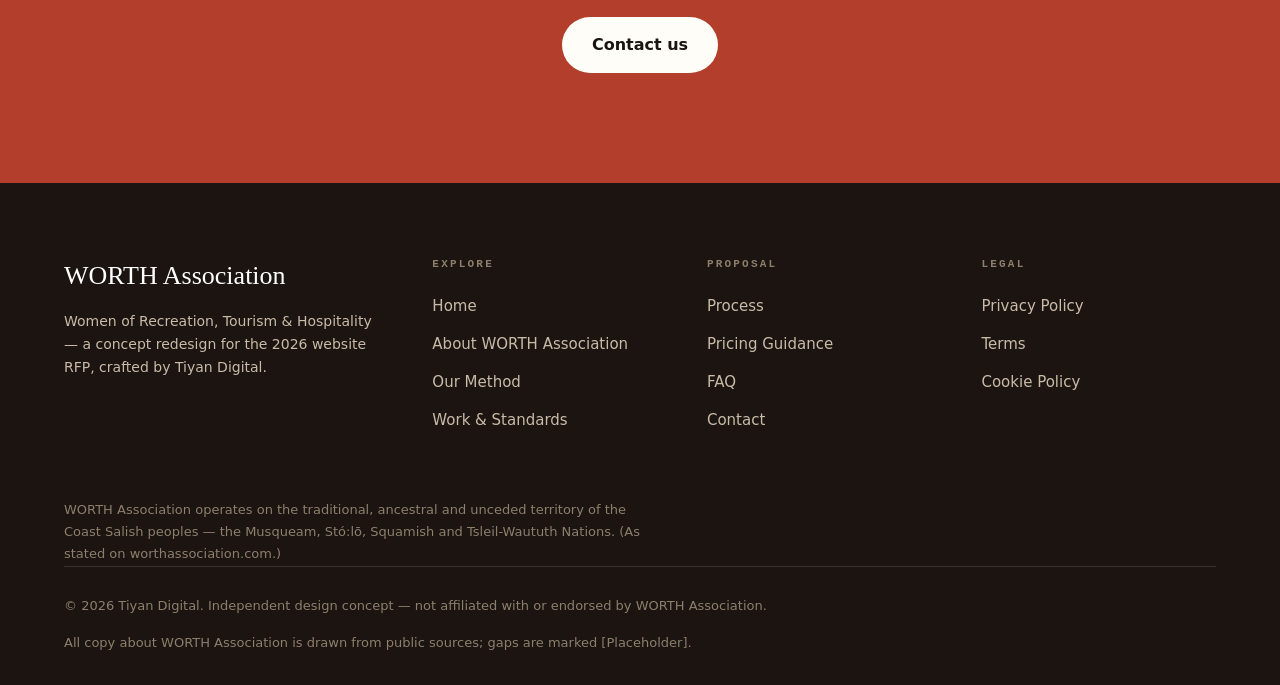
<file: faq.html>
<!DOCTYPE html>
<html lang="en">
<head>
<script>document.documentElement.className += ' anim';</script>
<meta charset="utf-8">
<meta name="viewport" content="width=device-width, initial-scale=1">
<title>FAQ — WORTH Website Concept</title>
<meta name="description" content="Straight answers about the concept, the RFP, accessibility, pricing and ownership.">
<meta property="og:title" content="FAQ — WORTH Website Concept">
<meta property="og:description" content="Straight answers about the concept, the RFP, accessibility, pricing and ownership.">
<meta property="og:type" content="website">
<link rel="stylesheet" href="assets/style.css">
<script src="assets/site.js" defer></script>
</head>
<body>
<a class="skip" href="#main">Skip to content</a>
<div class="concept-banner"><strong>Design concept</strong> — an independent pitch by <a href="https://tiyandegital.com">Tiyan Digital</a> for WORTH Association's 2026 website RFP. Not an official WORTH Association site.</div>
<header class="site-header"><div class="header-inner">
<a class="brand" href="index.html" aria-label="WORTH concept home"><svg class="brand-mark" viewBox="0 0 40 40" aria-hidden="true"><circle cx="20" cy="20" r="18" fill="none" stroke="#B23E2B" stroke-width="3"/><path d="M13 28 L17 12 L20 24 L23 12 L27 28" fill="none" stroke="#201812" stroke-width="2.6" stroke-linecap="round" stroke-linejoin="round"/></svg><span><span class="brand-name">WORTH Association</span><span class="brand-sub">Website Concept · RFP 2026</span></span></a>
<button class="nav-toggle" aria-expanded="false" aria-controls="main-nav">Menu</button>
<nav class="main-nav" id="main-nav" aria-label="Primary"><a href="about.html">About WORTH</a><a href="method.html">Our Method</a><a href="work.html">Work & Standards</a><a href="process.html">Process</a><a href="pricing.html">Pricing</a><a href="faq.html" aria-current="page">FAQ</a><a class="nav-cta" href="contact.html">Respond to RFP</a></nav>
</div></header>
<main id="main">
<section class="page-hero"><div class="wrap">
<p class="eyebrow">FAQ</p>
<h1><span class="rise"><span>Asked,</span></span><span class="rise"><span>answered.</span></span></h1>
<p class="lede fade-up d1" style="margin-top:24px">Straight answers about this concept, the RFP and how we'd work together.</p>
</div></section>

<section style="padding-top:40px"><div class="wrap" style="max-width:860px">
<div class="faq-item"><button class="faq-q">Is this WORTH Association's official website?</button><div class="faq-a"><p>No. This is an independent design concept built by Tiyan Digital as a pitch for WORTH Association's 2026 website RFP. It is not affiliated with or endorsed by WORTH Association. All copy about the organization is drawn from its public materials, and gaps are marked [Placeholder].</p></div></div>
<div class="faq-item"><button class="faq-q">Will you actually respond to the RFP?</button><div class="faq-a"><p>Yes. The RFP asks for proposals to be sent to paige@worthassociation.com by November 20, 2026. This concept is the preview; the formal submission will include scope, timeline, team, references and a fixed quote.</p></div></div>
<div class="faq-item"><button class="faq-q">Can you meet accessibility requirements?</button><div class="faq-a"><p>Accessibility is our default, not an upsell. We build to WCAG 2.2 AA: verified color contrast, full keyboard navigation, semantic HTML, visible focus states, captions on media and a reduced-motion path — audited before launch, not after.</p></div></div>
<div class="faq-item"><button class="faq-q">Will our team be able to update the site?</button><div class="faq-a"><p>Yes. We hand over a CMS your communications team can run without a developer, plus training and documentation. If you can write an email, you can publish a program update.</p></div></div>
<div class="faq-item"><button class="faq-q">Do you write the copy too?</button><div class="faq-a"><p>We can. We draft in your voice from stakeholder interviews and public materials; your team approves every word. Nothing ships that you haven't signed off.</p></div></div>
<div class="faq-item"><button class="faq-q">What does a project like this cost?</button><div class="faq-a"><p>Our published website tiers run $199–$899 one-time, with a $49/mo care plan. An RFP of this scope — multipage, CMS-driven, accessibility-audited — would be quoted fixed in the formal proposal. No hourly billing, no surprise invoices.</p></div></div>
<div class="faq-item"><button class="faq-q">Who owns the site when it's done?</button><div class="faq-a"><p>You do — domain in your name, code and content owned outright, portable to any host. We never hold a client's domain or lock them into our infrastructure.</p></div></div>
<div class="faq-item"><button class="faq-q">Who is Tiyan Digital?</button><div class="faq-a"><p>A digital agency building websites, AI automation and chat systems. Recent verifiable work includes the full e-commerce site for Blue Dhaka (bluedhaka.com). We publish our pricing, our process and our standards — this concept is us practicing what we pitch.</p></div></div>
</div></section>

<section class="final-cta"><div class="wrap">
<h2>Still curious?</h2>
<p>Ask us anything — about the concept, the RFP, or the rebuild. We reply like humans.</p>
<a class="btn btn-light" href="contact.html">Contact us</a>
</div></section>
</main>
<footer class="site-footer"><div class="wrap">
<div class="footer-grid">
<div><div class="footer-brand">WORTH Association</div><p class="footer-tag">Women of Recreation, Tourism &amp; Hospitality — a concept redesign for the 2026 website RFP, crafted by Tiyan Digital.</p></div>
<div><h4>Explore</h4><ul><li><a href="index.html">Home</a></li><li><a href="about.html">About WORTH Association</a></li><li><a href="method.html">Our Method</a></li><li><a href="work.html">Work &amp; Standards</a></li></ul></div>
<div><h4>Proposal</h4><ul><li><a href="process.html">Process</a></li><li><a href="pricing.html">Pricing Guidance</a></li><li><a href="faq.html">FAQ</a></li><li><a href="contact.html">Contact</a></li></ul></div>
<div><h4>Legal</h4><ul><li><a href="privacy.html">Privacy Policy</a></li><li><a href="terms.html">Terms</a></li><li><a href="cookies.html">Cookie Policy</a></li></ul></div>
</div>
<p class="footer-land">WORTH Association operates on the traditional, ancestral and unceded territory of the Coast Salish peoples — the Musqueam, Stó:lō, Squamish and Tsleil-Waututh Nations. (As stated on worthassociation.com.)</p>
<div class="footer-legal"><span>© <span id="year">2026</span> Tiyan Digital. Independent design concept — not affiliated with or endorsed by WORTH Association.</span><span>All copy about WORTH Association is drawn from public sources; gaps are marked [Placeholder].</span></div>
</div></footer>
</body>
</html>
</file>
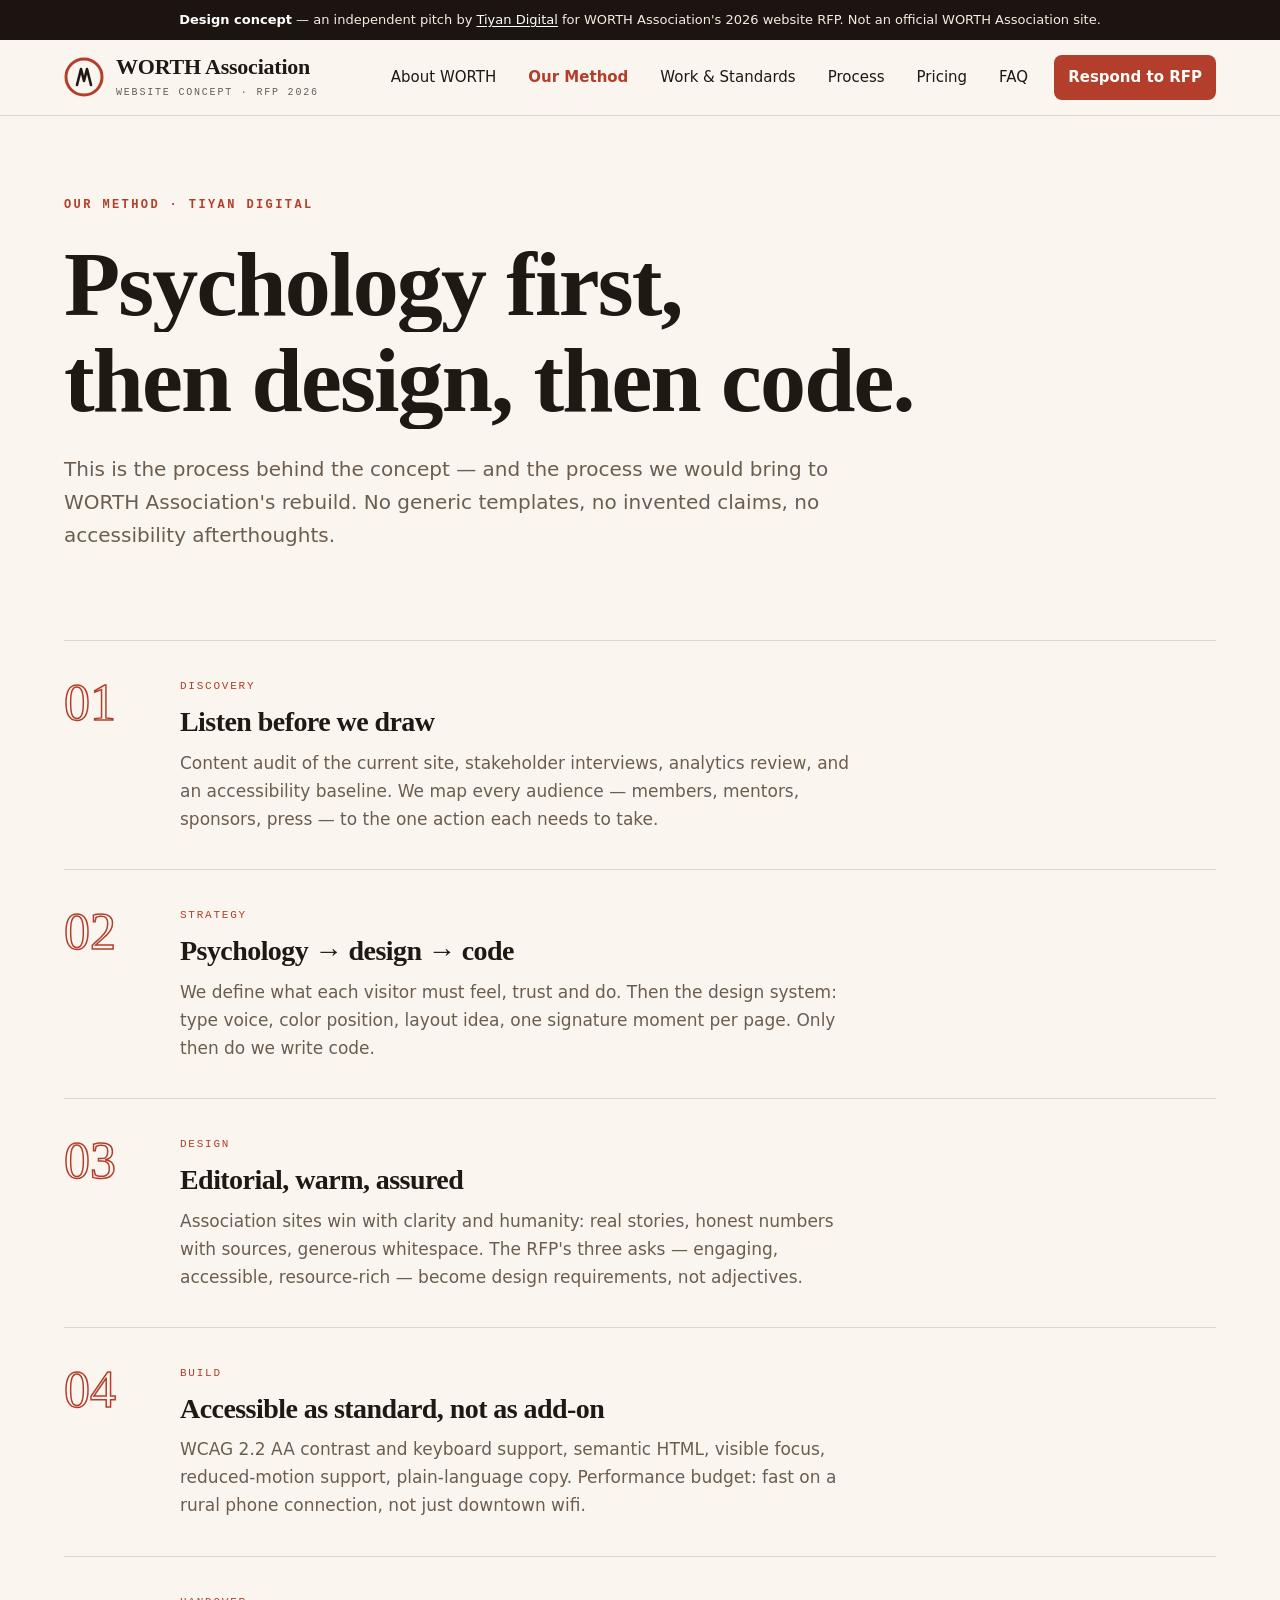
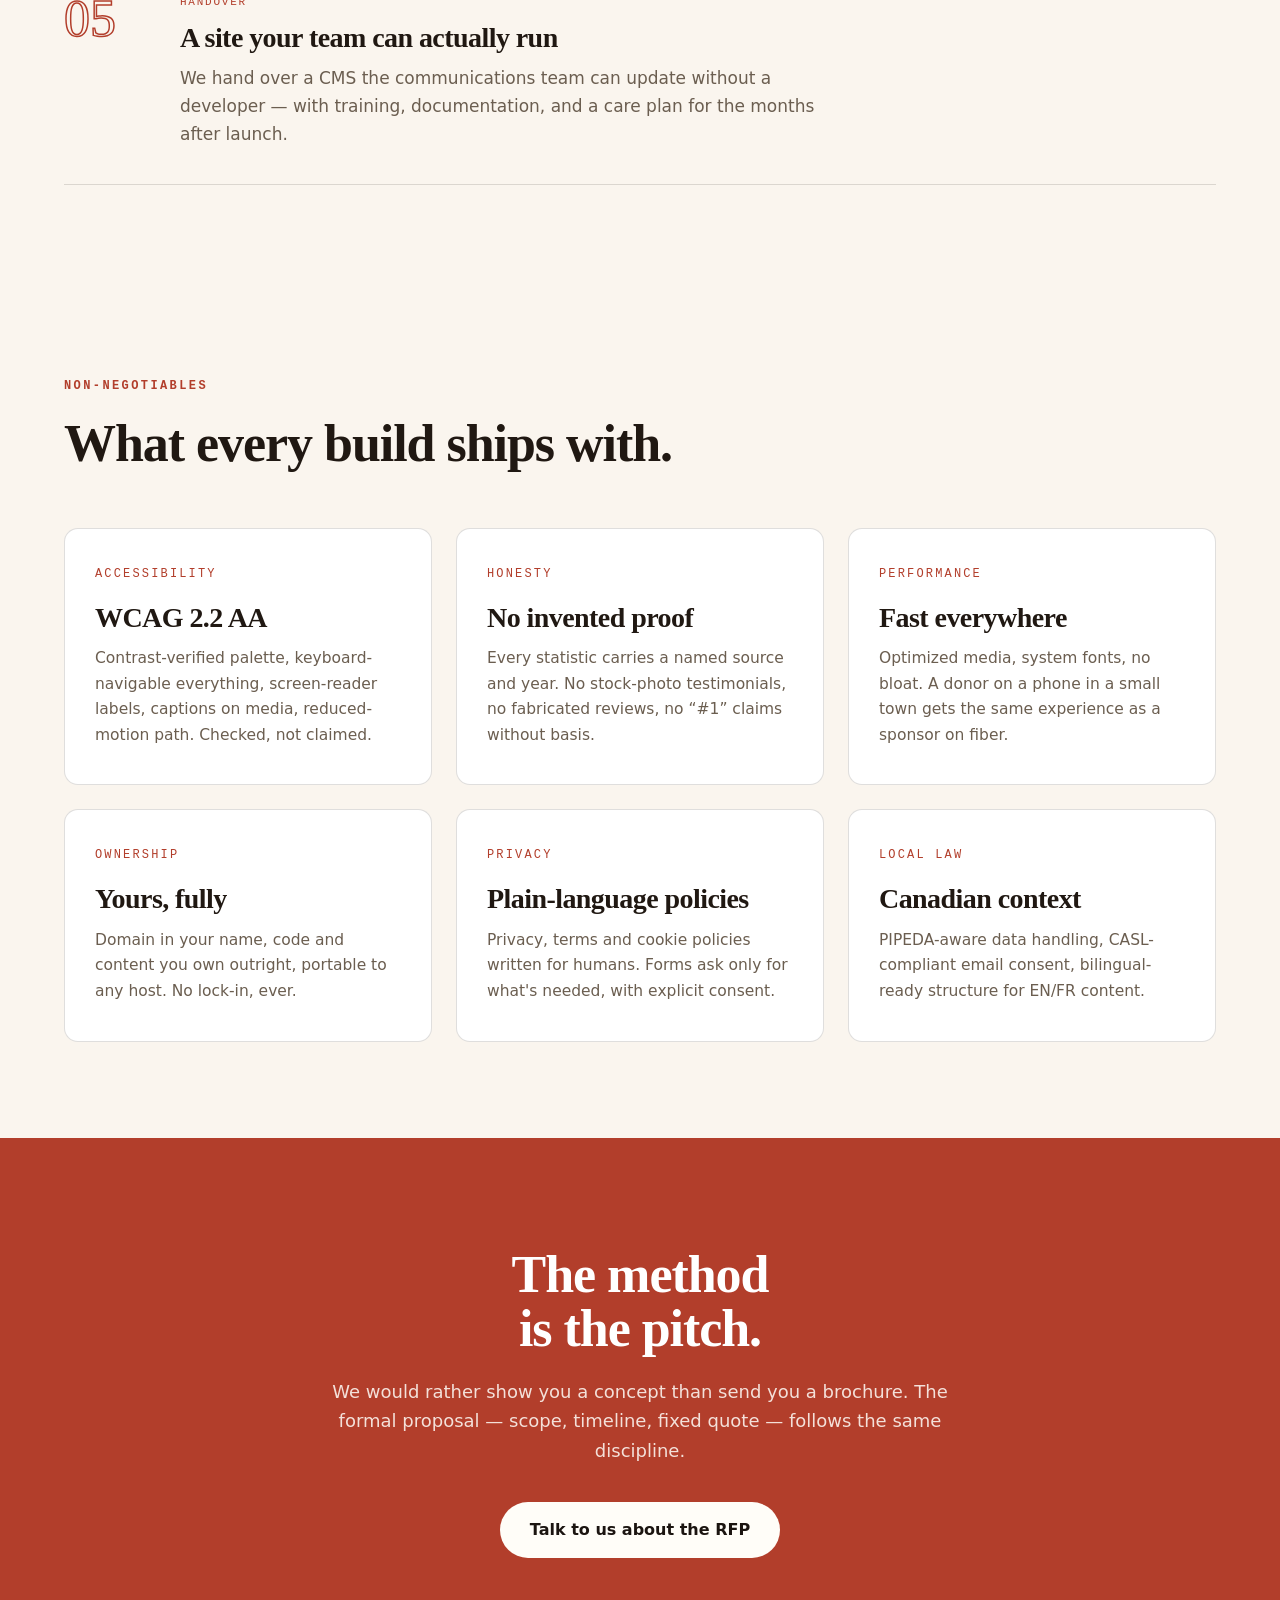
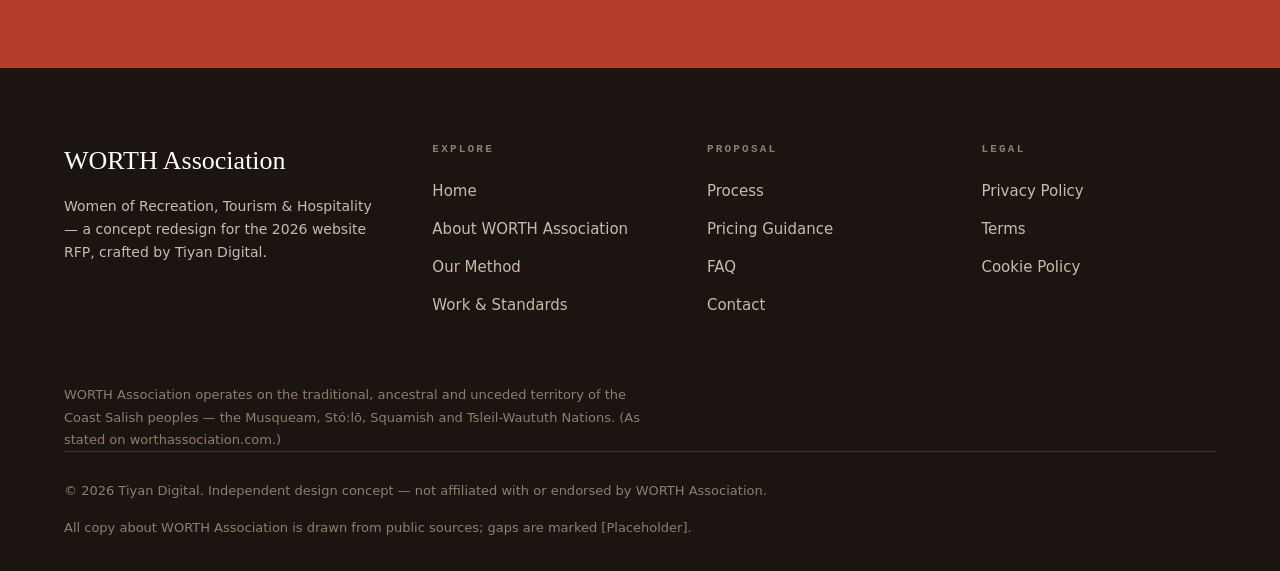
<file: method.html>
<!DOCTYPE html>
<html lang="en">
<head>
<script>document.documentElement.className += ' anim';</script>
<meta charset="utf-8">
<meta name="viewport" content="width=device-width, initial-scale=1">
<title>Our Method — Tiyan Digital</title>
<meta name="description" content="Psychology first, then design, then code. The process behind the WORTH concept — and the process we&#x27;d bring to the rebuild.">
<meta property="og:title" content="Our Method — Tiyan Digital">
<meta property="og:description" content="Psychology first, then design, then code. The process behind the WORTH concept — and the process we&#x27;d bring to the rebuild.">
<meta property="og:type" content="website">
<link rel="stylesheet" href="assets/style.css">
<script src="assets/site.js" defer></script>
</head>
<body>
<a class="skip" href="#main">Skip to content</a>
<div class="concept-banner"><strong>Design concept</strong> — an independent pitch by <a href="https://tiyandegital.com">Tiyan Digital</a> for WORTH Association's 2026 website RFP. Not an official WORTH Association site.</div>
<header class="site-header"><div class="header-inner">
<a class="brand" href="index.html" aria-label="WORTH concept home"><svg class="brand-mark" viewBox="0 0 40 40" aria-hidden="true"><circle cx="20" cy="20" r="18" fill="none" stroke="#B23E2B" stroke-width="3"/><path d="M13 28 L17 12 L20 24 L23 12 L27 28" fill="none" stroke="#201812" stroke-width="2.6" stroke-linecap="round" stroke-linejoin="round"/></svg><span><span class="brand-name">WORTH Association</span><span class="brand-sub">Website Concept · RFP 2026</span></span></a>
<button class="nav-toggle" aria-expanded="false" aria-controls="main-nav">Menu</button>
<nav class="main-nav" id="main-nav" aria-label="Primary"><a href="about.html">About WORTH</a><a href="method.html" aria-current="page">Our Method</a><a href="work.html">Work & Standards</a><a href="process.html">Process</a><a href="pricing.html">Pricing</a><a href="faq.html">FAQ</a><a class="nav-cta" href="contact.html">Respond to RFP</a></nav>
</div></header>
<main id="main">
<section class="page-hero"><div class="wrap">
<p class="eyebrow">Our method · Tiyan Digital</p>
<h1><span class="rise"><span>Psychology first,</span></span><span class="rise"><span>then design, then code.</span></span></h1>
<p class="lede fade-up d1" style="margin-top:24px">This is the process behind the concept — and the process we would bring to WORTH Association's rebuild. No generic templates, no invented claims, no accessibility afterthoughts.</p>
</div></section>

<section style="padding-top:40px"><div class="wrap">
<div class="steps">
<div class="step"><span class="step-n">01</span><div><span class="weeks">Discovery</span><h3>Listen before we draw</h3><p>Content audit of the current site, stakeholder interviews, analytics review, and an accessibility baseline. We map every audience — members, mentors, sponsors, press — to the one action each needs to take.</p></div></div>
<div class="step"><span class="step-n">02</span><div><span class="weeks">Strategy</span><h3>Psychology → design → code</h3><p>We define what each visitor must feel, trust and do. Then the design system: type voice, color position, layout idea, one signature moment per page. Only then do we write code.</p></div></div>
<div class="step"><span class="step-n">03</span><div><span class="weeks">Design</span><h3>Editorial, warm, assured</h3><p>Association sites win with clarity and humanity: real stories, honest numbers with sources, generous whitespace. The RFP's three asks — engaging, accessible, resource-rich — become design requirements, not adjectives.</p></div></div>
<div class="step"><span class="step-n">04</span><div><span class="weeks">Build</span><h3>Accessible as standard, not as add-on</h3><p>WCAG 2.2 AA contrast and keyboard support, semantic HTML, visible focus, reduced-motion support, plain-language copy. Performance budget: fast on a rural phone connection, not just downtown wifi.</p></div></div>
<div class="step"><span class="step-n">05</span><div><span class="weeks">Handover</span><h3>A site your team can actually run</h3><p>We hand over a CMS the communications team can update without a developer — with training, documentation, and a care plan for the months after launch.</p></div></div>
</div></div></section>

<section><div class="wrap">
<div class="section-head"><p class="eyebrow">Non-negotiables</p><h2>What every build ships with.</h2></div>
<div class="card-grid">
<div class="card"><span class="card-num">Accessibility</span><h3>WCAG 2.2 AA</h3><p>Contrast-verified palette, keyboard-navigable everything, screen-reader labels, captions on media, reduced-motion path. Checked, not claimed.</p></div>
<div class="card"><span class="card-num">Honesty</span><h3>No invented proof</h3><p>Every statistic carries a named source and year. No stock-photo testimonials, no fabricated reviews, no “#1” claims without basis.</p></div>
<div class="card"><span class="card-num">Performance</span><h3>Fast everywhere</h3><p>Optimized media, system fonts, no bloat. A donor on a phone in a small town gets the same experience as a sponsor on fiber.</p></div>
<div class="card"><span class="card-num">Ownership</span><h3>Yours, fully</h3><p>Domain in your name, code and content you own outright, portable to any host. No lock-in, ever.</p></div>
<div class="card"><span class="card-num">Privacy</span><h3>Plain-language policies</h3><p>Privacy, terms and cookie policies written for humans. Forms ask only for what's needed, with explicit consent.</p></div>
<div class="card"><span class="card-num">Local law</span><h3>Canadian context</h3><p>PIPEDA-aware data handling, CASL-compliant email consent, bilingual-ready structure for EN/FR content.</p></div>
</div></div></section>

<section class="final-cta"><div class="wrap">
<h2>The method is the pitch.</h2>
<p>We would rather show you a concept than send you a brochure. The formal proposal — scope, timeline, fixed quote — follows the same discipline.</p>
<a class="btn btn-light" href="contact.html">Talk to us about the RFP</a>
</div></section>
</main>
<footer class="site-footer"><div class="wrap">
<div class="footer-grid">
<div><div class="footer-brand">WORTH Association</div><p class="footer-tag">Women of Recreation, Tourism &amp; Hospitality — a concept redesign for the 2026 website RFP, crafted by Tiyan Digital.</p></div>
<div><h4>Explore</h4><ul><li><a href="index.html">Home</a></li><li><a href="about.html">About WORTH Association</a></li><li><a href="method.html">Our Method</a></li><li><a href="work.html">Work &amp; Standards</a></li></ul></div>
<div><h4>Proposal</h4><ul><li><a href="process.html">Process</a></li><li><a href="pricing.html">Pricing Guidance</a></li><li><a href="faq.html">FAQ</a></li><li><a href="contact.html">Contact</a></li></ul></div>
<div><h4>Legal</h4><ul><li><a href="privacy.html">Privacy Policy</a></li><li><a href="terms.html">Terms</a></li><li><a href="cookies.html">Cookie Policy</a></li></ul></div>
</div>
<p class="footer-land">WORTH Association operates on the traditional, ancestral and unceded territory of the Coast Salish peoples — the Musqueam, Stó:lō, Squamish and Tsleil-Waututh Nations. (As stated on worthassociation.com.)</p>
<div class="footer-legal"><span>© <span id="year">2026</span> Tiyan Digital. Independent design concept — not affiliated with or endorsed by WORTH Association.</span><span>All copy about WORTH Association is drawn from public sources; gaps are marked [Placeholder].</span></div>
</div></footer>
</body>
</html>
</file>
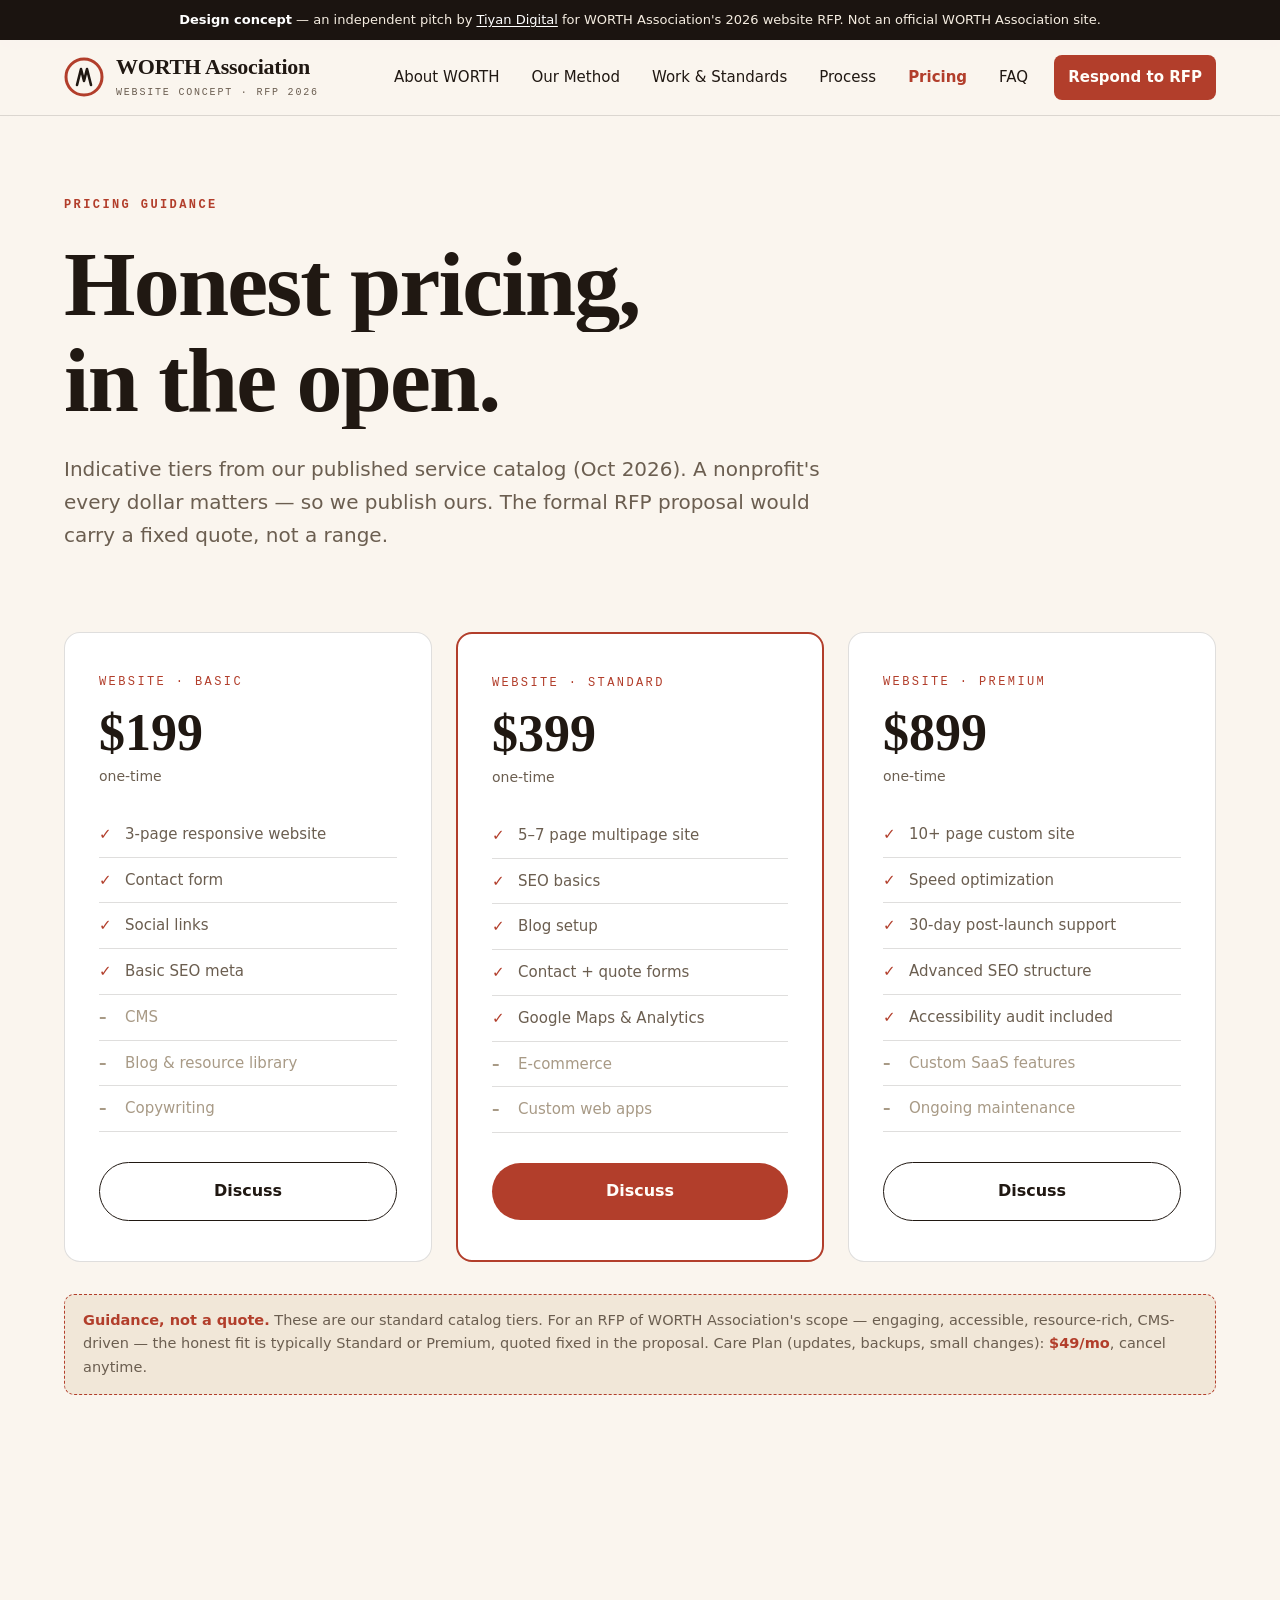
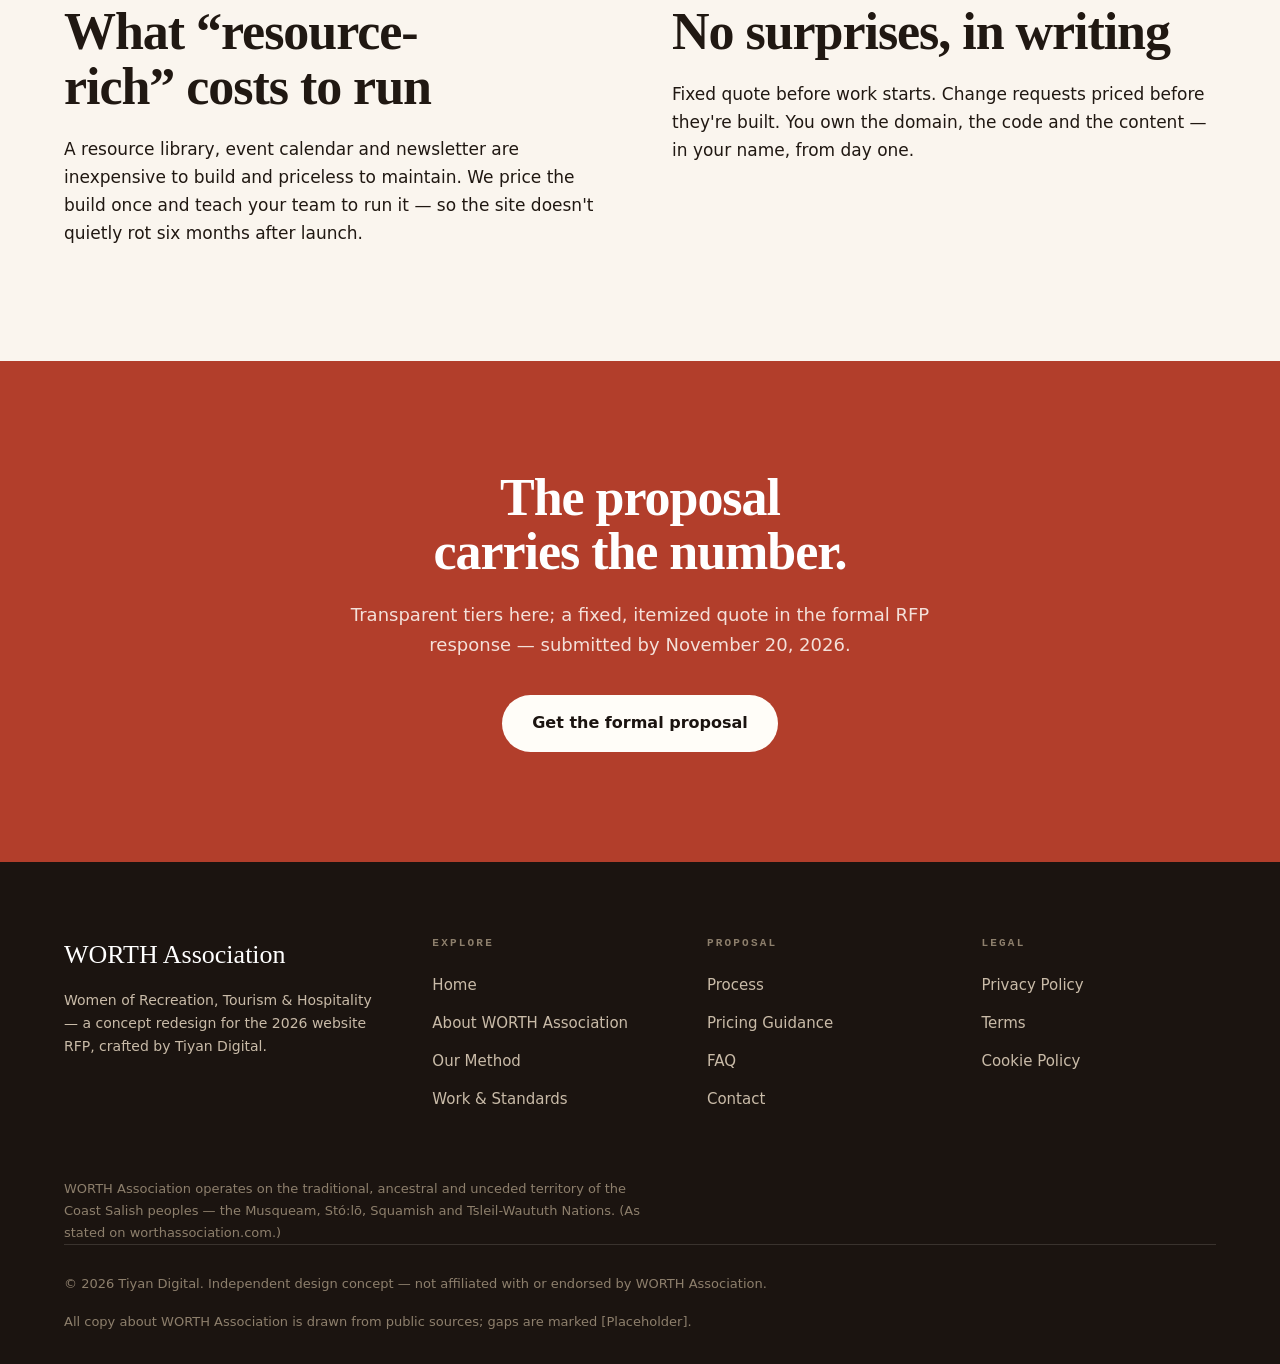
<file: pricing.html>
<!DOCTYPE html>
<html lang="en">
<head>
<script>document.documentElement.className += ' anim';</script>
<meta charset="utf-8">
<meta name="viewport" content="width=device-width, initial-scale=1">
<title>Pricing Guidance — Tiyan Digital</title>
<meta name="description" content="Honest, published pricing tiers for the website rebuild. Indicative guidance; the formal RFP proposal carries a fixed quote.">
<meta property="og:title" content="Pricing Guidance — Tiyan Digital">
<meta property="og:description" content="Honest, published pricing tiers for the website rebuild. Indicative guidance; the formal RFP proposal carries a fixed quote.">
<meta property="og:type" content="website">
<link rel="stylesheet" href="assets/style.css">
<script src="assets/site.js" defer></script>
</head>
<body>
<a class="skip" href="#main">Skip to content</a>
<div class="concept-banner"><strong>Design concept</strong> — an independent pitch by <a href="https://tiyandegital.com">Tiyan Digital</a> for WORTH Association's 2026 website RFP. Not an official WORTH Association site.</div>
<header class="site-header"><div class="header-inner">
<a class="brand" href="index.html" aria-label="WORTH concept home"><svg class="brand-mark" viewBox="0 0 40 40" aria-hidden="true"><circle cx="20" cy="20" r="18" fill="none" stroke="#B23E2B" stroke-width="3"/><path d="M13 28 L17 12 L20 24 L23 12 L27 28" fill="none" stroke="#201812" stroke-width="2.6" stroke-linecap="round" stroke-linejoin="round"/></svg><span><span class="brand-name">WORTH Association</span><span class="brand-sub">Website Concept · RFP 2026</span></span></a>
<button class="nav-toggle" aria-expanded="false" aria-controls="main-nav">Menu</button>
<nav class="main-nav" id="main-nav" aria-label="Primary"><a href="about.html">About WORTH</a><a href="method.html">Our Method</a><a href="work.html">Work & Standards</a><a href="process.html">Process</a><a href="pricing.html" aria-current="page">Pricing</a><a href="faq.html">FAQ</a><a class="nav-cta" href="contact.html">Respond to RFP</a></nav>
</div></header>
<main id="main">
<section class="page-hero"><div class="wrap">
<p class="eyebrow">Pricing guidance</p>
<h1><span class="rise"><span>Honest pricing,</span></span><span class="rise"><span>in the open.</span></span></h1>
<p class="lede fade-up d1" style="margin-top:24px">Indicative tiers from our published service catalog (Oct 2026). A nonprofit's every dollar matters — so we publish ours. The formal RFP proposal would carry a fixed quote, not a range.</p>
</div></section>

<section style="padding-top:40px"><div class="wrap">
<div class="price-grid">
<div class="price-card"><p class="price-tier">Website · Basic</p><p class="price-amount">$199</p><p class="price-per">one-time</p>
<ul><li>3-page responsive website</li><li>Contact form</li><li>Social links</li><li>Basic SEO meta</li><li class="no">CMS</li><li class="no">Blog &amp; resource library</li><li class="no">Copywriting</li></ul>
<a class="btn btn-ghost" href="contact.html">Discuss</a></div>
<div class="price-card featured"><p class="price-tier">Website · Standard</p><p class="price-amount">$399</p><p class="price-per">one-time</p>
<ul><li>5–7 page multipage site</li><li>SEO basics</li><li>Blog setup</li><li>Contact + quote forms</li><li>Google Maps &amp; Analytics</li><li class="no">E-commerce</li><li class="no">Custom web apps</li></ul>
<a class="btn" href="contact.html">Discuss</a></div>
<div class="price-card"><p class="price-tier">Website · Premium</p><p class="price-amount">$899</p><p class="price-per">one-time</p>
<ul><li>10+ page custom site</li><li>Speed optimization</li><li>30-day post-launch support</li><li>Advanced SEO structure</li><li>Accessibility audit included</li><li class="no">Custom SaaS features</li><li class="no">Ongoing maintenance</li></ul>
<a class="btn btn-ghost" href="contact.html">Discuss</a></div>
</div>
<div class="placeholder-note" style="margin-top:32px"><strong>Guidance, not a quote.</strong> These are our standard catalog tiers. For an RFP of WORTH Association's scope — engaging, accessible, resource-rich, CMS-driven — the honest fit is typically Standard or Premium, quoted fixed in the proposal. Care Plan (updates, backups, small changes): <strong>$49/mo</strong>, cancel anytime.</div>
</div></section>

<section><div class="wrap split">
<div class="prose"><h2>What “resource-rich” costs to run</h2><p>A resource library, event calendar and newsletter are inexpensive to build and priceless to maintain. We price the build once and teach your team to run it — so the site doesn't quietly rot six months after launch.</p></div>
<div class="prose"><h2>No surprises, in writing</h2><p>Fixed quote before work starts. Change requests priced before they're built. You own the domain, the code and the content — in your name, from day one.</p></div>
</div></section>

<section class="final-cta"><div class="wrap">
<h2>The proposal carries the number.</h2>
<p>Transparent tiers here; a fixed, itemized quote in the formal RFP response — submitted by November 20, 2026.</p>
<a class="btn btn-light" href="contact.html">Get the formal proposal</a>
</div></section>
</main>
<footer class="site-footer"><div class="wrap">
<div class="footer-grid">
<div><div class="footer-brand">WORTH Association</div><p class="footer-tag">Women of Recreation, Tourism &amp; Hospitality — a concept redesign for the 2026 website RFP, crafted by Tiyan Digital.</p></div>
<div><h4>Explore</h4><ul><li><a href="index.html">Home</a></li><li><a href="about.html">About WORTH Association</a></li><li><a href="method.html">Our Method</a></li><li><a href="work.html">Work &amp; Standards</a></li></ul></div>
<div><h4>Proposal</h4><ul><li><a href="process.html">Process</a></li><li><a href="pricing.html">Pricing Guidance</a></li><li><a href="faq.html">FAQ</a></li><li><a href="contact.html">Contact</a></li></ul></div>
<div><h4>Legal</h4><ul><li><a href="privacy.html">Privacy Policy</a></li><li><a href="terms.html">Terms</a></li><li><a href="cookies.html">Cookie Policy</a></li></ul></div>
</div>
<p class="footer-land">WORTH Association operates on the traditional, ancestral and unceded territory of the Coast Salish peoples — the Musqueam, Stó:lō, Squamish and Tsleil-Waututh Nations. (As stated on worthassociation.com.)</p>
<div class="footer-legal"><span>© <span id="year">2026</span> Tiyan Digital. Independent design concept — not affiliated with or endorsed by WORTH Association.</span><span>All copy about WORTH Association is drawn from public sources; gaps are marked [Placeholder].</span></div>
</div></footer>
</body>
</html>
</file>
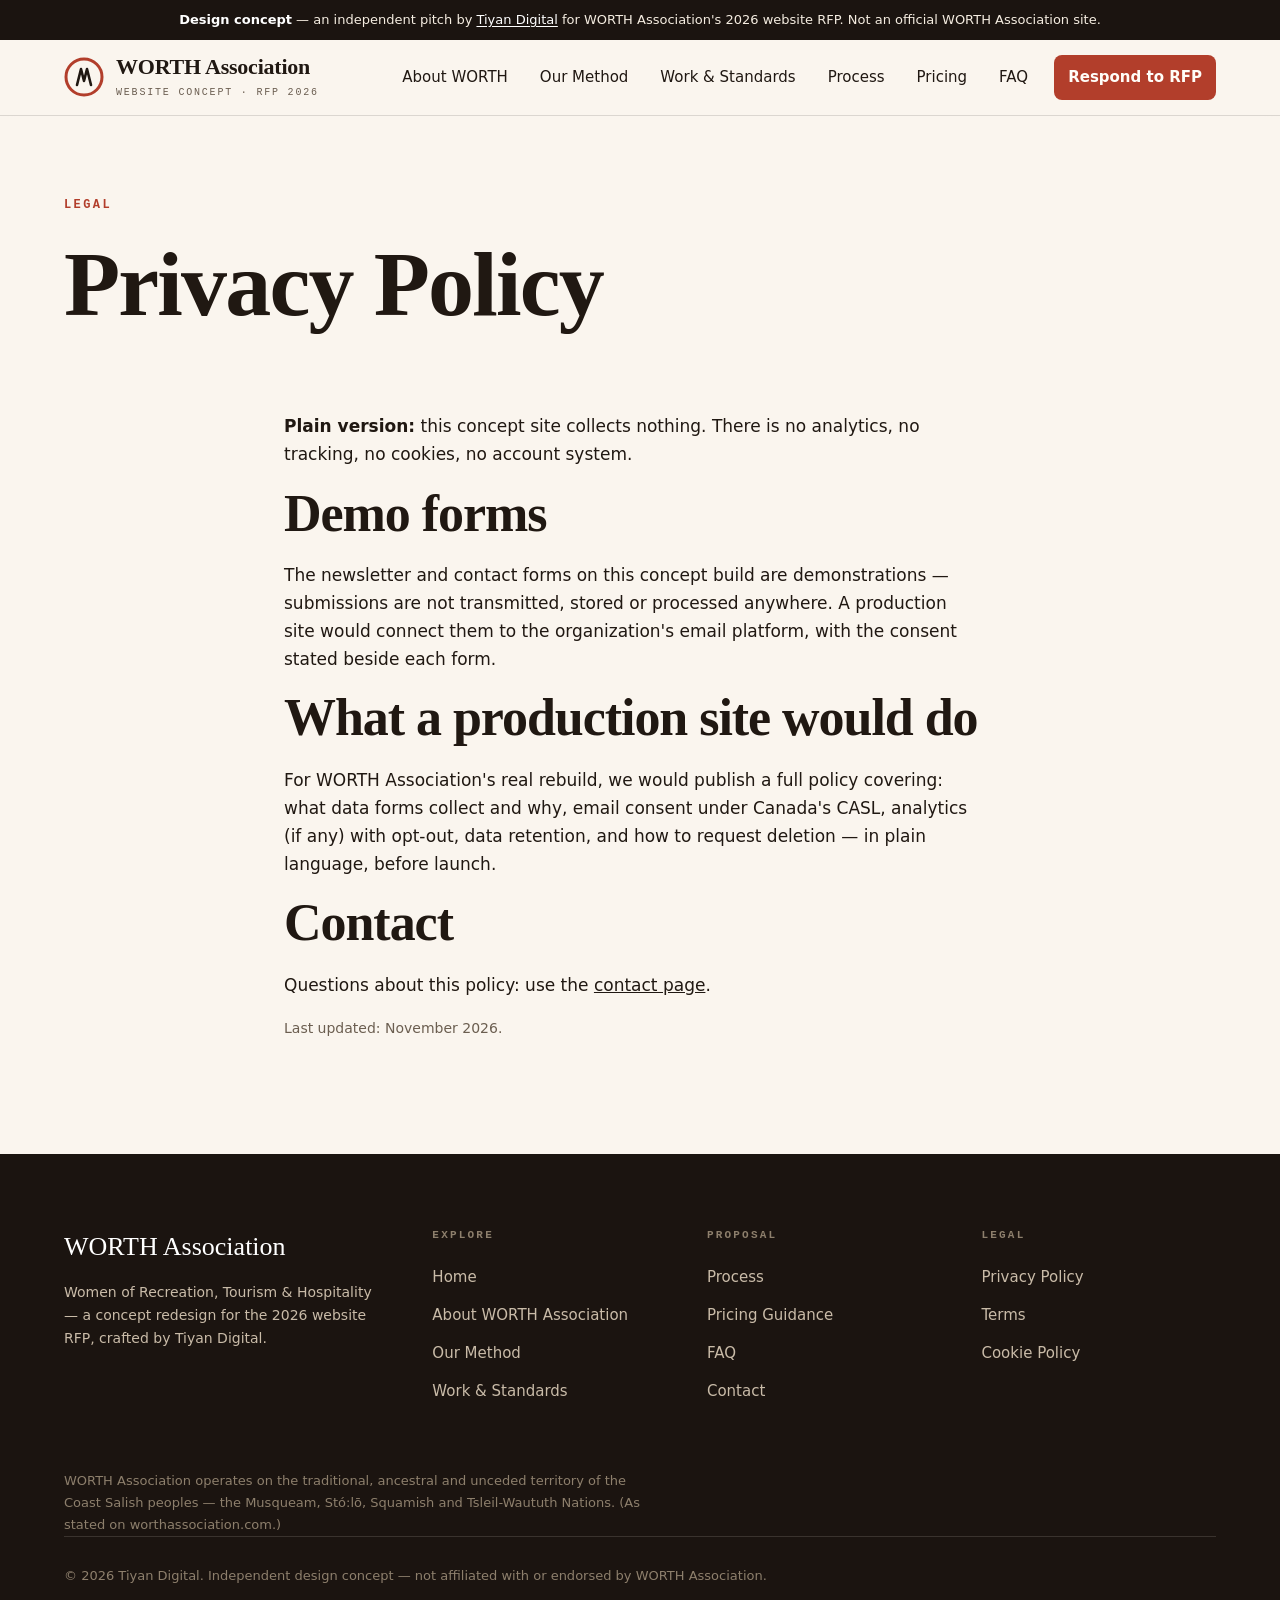
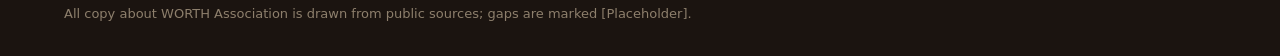
<file: privacy.html>
<!DOCTYPE html>
<html lang="en">
<head>
<script>document.documentElement.className += ' anim';</script>
<meta charset="utf-8">
<meta name="viewport" content="width=device-width, initial-scale=1">
<title>Privacy Policy — WORTH Association Concept</title>
<meta name="description" content="How this concept site handles your data.">
<meta property="og:title" content="Privacy Policy — WORTH Association Concept">
<meta property="og:description" content="How this concept site handles your data.">
<meta property="og:type" content="website">
<link rel="stylesheet" href="assets/style.css">
<script src="assets/site.js" defer></script>
</head>
<body>
<a class="skip" href="#main">Skip to content</a>
<div class="concept-banner"><strong>Design concept</strong> — an independent pitch by <a href="https://tiyandegital.com">Tiyan Digital</a> for WORTH Association's 2026 website RFP. Not an official WORTH Association site.</div>
<header class="site-header"><div class="header-inner">
<a class="brand" href="index.html" aria-label="WORTH concept home"><svg class="brand-mark" viewBox="0 0 40 40" aria-hidden="true"><circle cx="20" cy="20" r="18" fill="none" stroke="#B23E2B" stroke-width="3"/><path d="M13 28 L17 12 L20 24 L23 12 L27 28" fill="none" stroke="#201812" stroke-width="2.6" stroke-linecap="round" stroke-linejoin="round"/></svg><span><span class="brand-name">WORTH Association</span><span class="brand-sub">Website Concept · RFP 2026</span></span></a>
<button class="nav-toggle" aria-expanded="false" aria-controls="main-nav">Menu</button>
<nav class="main-nav" id="main-nav" aria-label="Primary"><a href="about.html">About WORTH</a><a href="method.html">Our Method</a><a href="work.html">Work & Standards</a><a href="process.html">Process</a><a href="pricing.html">Pricing</a><a href="faq.html">FAQ</a><a class="nav-cta" href="contact.html">Respond to RFP</a></nav>
</div></header>
<main id="main">
<section class="page-hero"><div class="wrap"><p class="eyebrow">Legal</p><h1>Privacy Policy</h1></div></section>
<section style="padding-top:40px"><div class="wrap prose" style="max-width:760px">
<p><strong>Plain version:</strong> this concept site collects nothing. There is no analytics, no tracking, no cookies, no account system.</p>
<h2>Demo forms</h2><p>The newsletter and contact forms on this concept build are demonstrations — submissions are not transmitted, stored or processed anywhere. A production site would connect them to the organization's email platform, with the consent stated beside each form.</p>
<h2>What a production site would do</h2><p>For WORTH Association's real rebuild, we would publish a full policy covering: what data forms collect and why, email consent under Canada's CASL, analytics (if any) with opt-out, data retention, and how to request deletion — in plain language, before launch.</p>
<h2>Contact</h2><p>Questions about this policy: use the <a href="contact.html">contact page</a>.</p>
<p style="color:var(--muted);font-size:14px">Last updated: November 2026.</p></div></section>
</main>
<footer class="site-footer"><div class="wrap">
<div class="footer-grid">
<div><div class="footer-brand">WORTH Association</div><p class="footer-tag">Women of Recreation, Tourism &amp; Hospitality — a concept redesign for the 2026 website RFP, crafted by Tiyan Digital.</p></div>
<div><h4>Explore</h4><ul><li><a href="index.html">Home</a></li><li><a href="about.html">About WORTH Association</a></li><li><a href="method.html">Our Method</a></li><li><a href="work.html">Work &amp; Standards</a></li></ul></div>
<div><h4>Proposal</h4><ul><li><a href="process.html">Process</a></li><li><a href="pricing.html">Pricing Guidance</a></li><li><a href="faq.html">FAQ</a></li><li><a href="contact.html">Contact</a></li></ul></div>
<div><h4>Legal</h4><ul><li><a href="privacy.html">Privacy Policy</a></li><li><a href="terms.html">Terms</a></li><li><a href="cookies.html">Cookie Policy</a></li></ul></div>
</div>
<p class="footer-land">WORTH Association operates on the traditional, ancestral and unceded territory of the Coast Salish peoples — the Musqueam, Stó:lō, Squamish and Tsleil-Waututh Nations. (As stated on worthassociation.com.)</p>
<div class="footer-legal"><span>© <span id="year">2026</span> Tiyan Digital. Independent design concept — not affiliated with or endorsed by WORTH Association.</span><span>All copy about WORTH Association is drawn from public sources; gaps are marked [Placeholder].</span></div>
</div></footer>
</body>
</html>
</file>
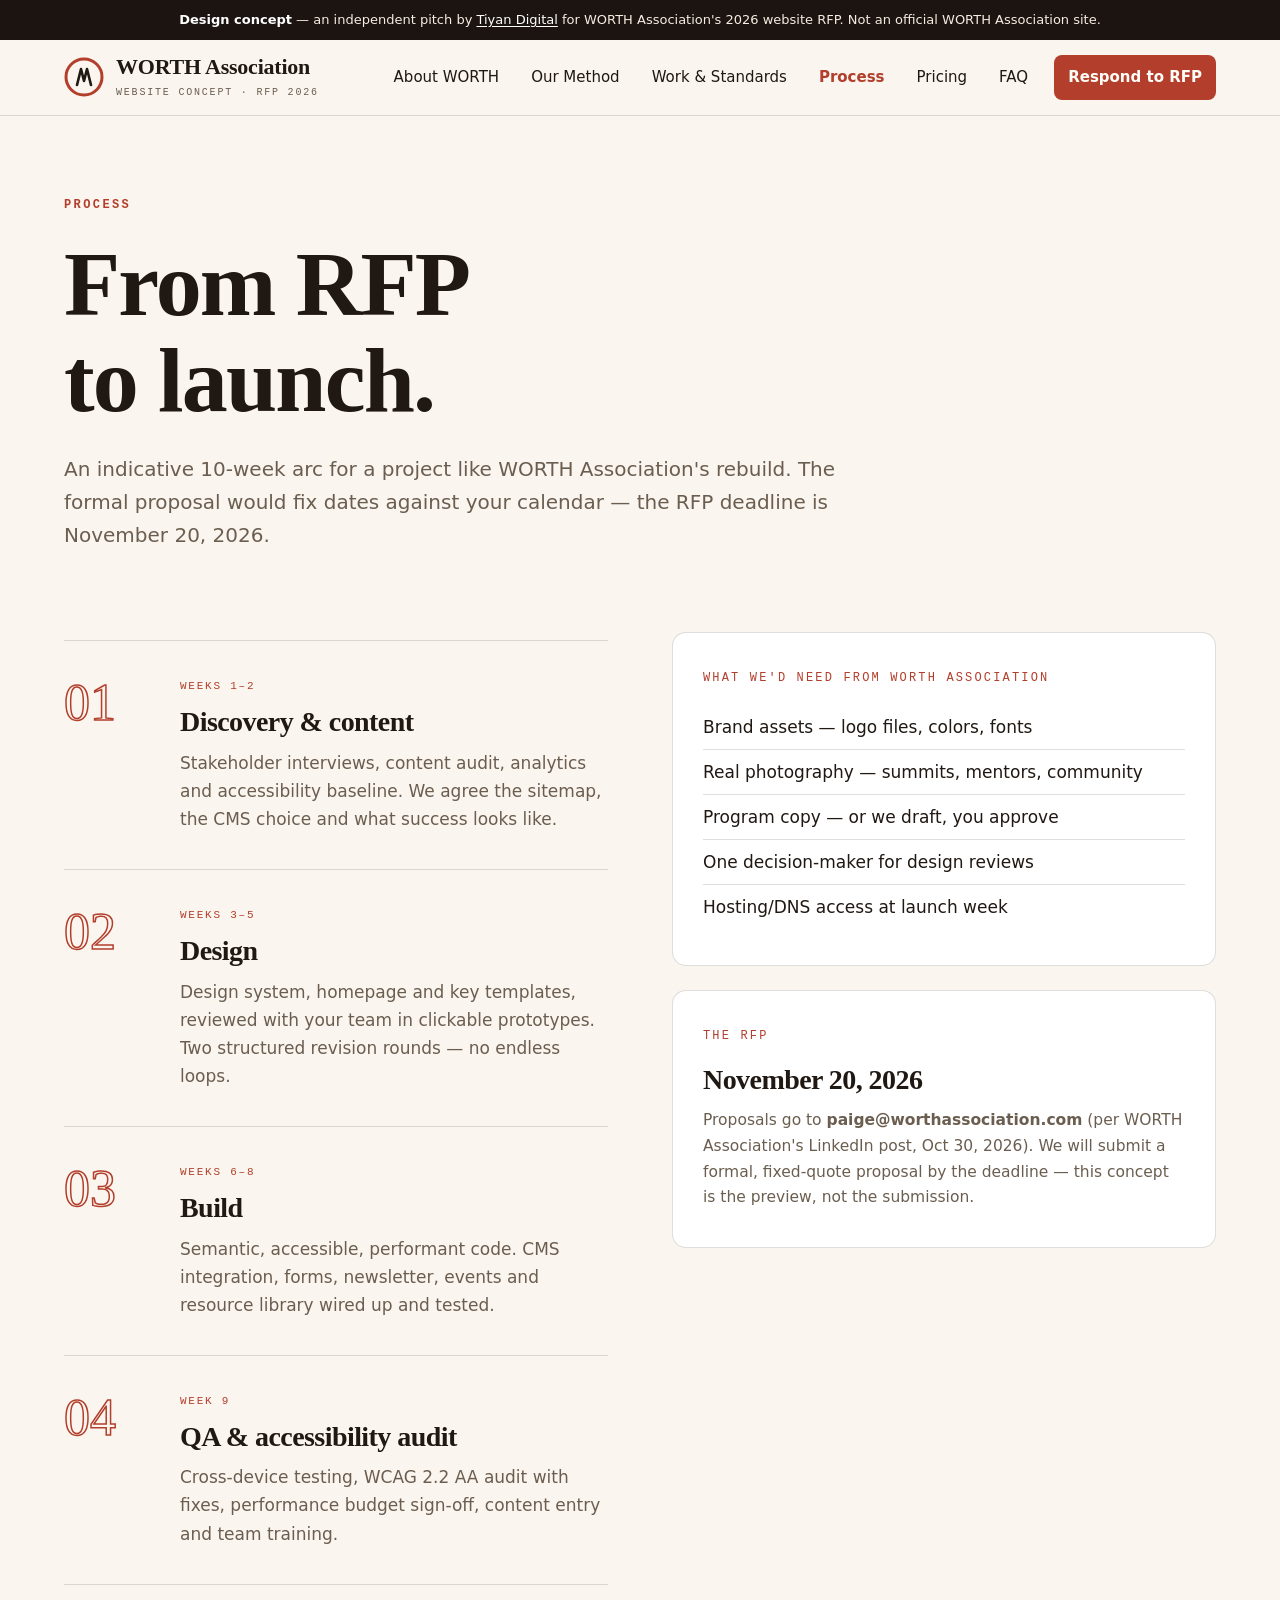
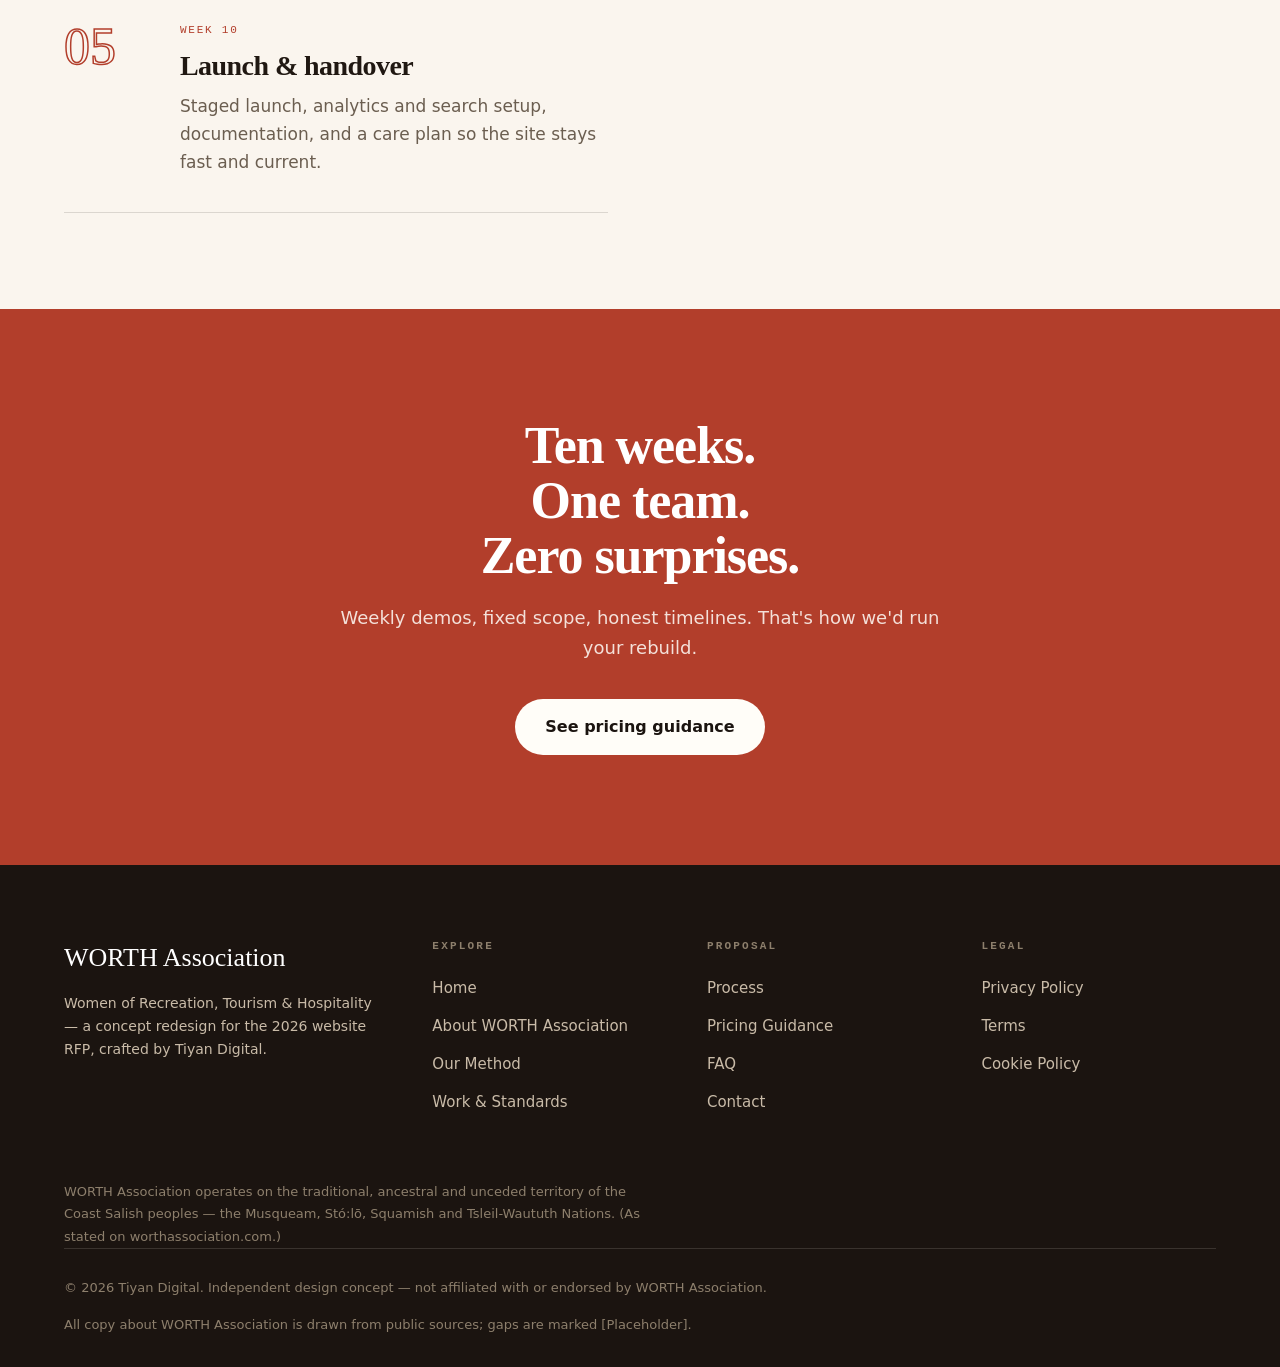
<file: process.html>
<!DOCTYPE html>
<html lang="en">
<head>
<script>document.documentElement.className += ' anim';</script>
<meta charset="utf-8">
<meta name="viewport" content="width=device-width, initial-scale=1">
<title>Process — From RFP to Launch</title>
<meta name="description" content="An indicative 10-week arc from RFP response to launch for the WORTH Association website rebuild.">
<meta property="og:title" content="Process — From RFP to Launch">
<meta property="og:description" content="An indicative 10-week arc from RFP response to launch for the WORTH Association website rebuild.">
<meta property="og:type" content="website">
<link rel="stylesheet" href="assets/style.css">
<script src="assets/site.js" defer></script>
</head>
<body>
<a class="skip" href="#main">Skip to content</a>
<div class="concept-banner"><strong>Design concept</strong> — an independent pitch by <a href="https://tiyandegital.com">Tiyan Digital</a> for WORTH Association's 2026 website RFP. Not an official WORTH Association site.</div>
<header class="site-header"><div class="header-inner">
<a class="brand" href="index.html" aria-label="WORTH concept home"><svg class="brand-mark" viewBox="0 0 40 40" aria-hidden="true"><circle cx="20" cy="20" r="18" fill="none" stroke="#B23E2B" stroke-width="3"/><path d="M13 28 L17 12 L20 24 L23 12 L27 28" fill="none" stroke="#201812" stroke-width="2.6" stroke-linecap="round" stroke-linejoin="round"/></svg><span><span class="brand-name">WORTH Association</span><span class="brand-sub">Website Concept · RFP 2026</span></span></a>
<button class="nav-toggle" aria-expanded="false" aria-controls="main-nav">Menu</button>
<nav class="main-nav" id="main-nav" aria-label="Primary"><a href="about.html">About WORTH</a><a href="method.html">Our Method</a><a href="work.html">Work & Standards</a><a href="process.html" aria-current="page">Process</a><a href="pricing.html">Pricing</a><a href="faq.html">FAQ</a><a class="nav-cta" href="contact.html">Respond to RFP</a></nav>
</div></header>
<main id="main">
<section class="page-hero"><div class="wrap">
<p class="eyebrow">Process</p>
<h1><span class="rise"><span>From RFP</span></span><span class="rise"><span>to launch.</span></span></h1>
<p class="lede fade-up d1" style="margin-top:24px">An indicative 10-week arc for a project like WORTH Association's rebuild. The formal proposal would fix dates against your calendar — the RFP deadline is November 20, 2026.</p>
</div></section>

<section style="padding-top:40px"><div class="wrap split">
<div><div class="steps">
<div class="step"><span class="step-n">01</span><div><span class="weeks">Weeks 1–2</span><h3>Discovery &amp; content</h3><p>Stakeholder interviews, content audit, analytics and accessibility baseline. We agree the sitemap, the CMS choice and what success looks like.</p></div></div>
<div class="step"><span class="step-n">02</span><div><span class="weeks">Weeks 3–5</span><h3>Design</h3><p>Design system, homepage and key templates, reviewed with your team in clickable prototypes. Two structured revision rounds — no endless loops.</p></div></div>
<div class="step"><span class="step-n">03</span><div><span class="weeks">Weeks 6–8</span><h3>Build</h3><p>Semantic, accessible, performant code. CMS integration, forms, newsletter, events and resource library wired up and tested.</p></div></div>
<div class="step"><span class="step-n">04</span><div><span class="weeks">Week 9</span><h3>QA &amp; accessibility audit</h3><p>Cross-device testing, WCAG 2.2 AA audit with fixes, performance budget sign-off, content entry and team training.</p></div></div>
<div class="step"><span class="step-n">05</span><div><span class="weeks">Week 10</span><h3>Launch &amp; handover</h3><p>Staged launch, analytics and search setup, documentation, and a care plan so the site stays fast and current.</p></div></div>
</div></div>
<div>
<div class="card" style="margin-bottom:24px"><span class="card-num">What we'd need from WORTH Association</span><ul style="list-style:none;margin:0">
<li style="padding:8px 0;border-bottom:1px solid var(--line)">Brand assets — logo files, colors, fonts</li>
<li style="padding:8px 0;border-bottom:1px solid var(--line)">Real photography — summits, mentors, community</li>
<li style="padding:8px 0;border-bottom:1px solid var(--line)">Program copy — or we draft, you approve</li>
<li style="padding:8px 0;border-bottom:1px solid var(--line)">One decision-maker for design reviews</li>
<li style="padding:8px 0">Hosting/DNS access at launch week</li></ul></div>
<div class="card"><span class="card-num">The RFP</span><h3>November 20, 2026</h3><p>Proposals go to <strong>paige@worthassociation.com</strong> (per WORTH Association's LinkedIn post, Oct 30, 2026). We will submit a formal, fixed-quote proposal by the deadline — this concept is the preview, not the submission.</p></div>
</div></div></section>

<section class="final-cta"><div class="wrap">
<h2>Ten weeks. One team. Zero surprises.</h2>
<p>Weekly demos, fixed scope, honest timelines. That's how we'd run your rebuild.</p>
<a class="btn btn-light" href="pricing.html">See pricing guidance</a>
</div></section>
</main>
<footer class="site-footer"><div class="wrap">
<div class="footer-grid">
<div><div class="footer-brand">WORTH Association</div><p class="footer-tag">Women of Recreation, Tourism &amp; Hospitality — a concept redesign for the 2026 website RFP, crafted by Tiyan Digital.</p></div>
<div><h4>Explore</h4><ul><li><a href="index.html">Home</a></li><li><a href="about.html">About WORTH Association</a></li><li><a href="method.html">Our Method</a></li><li><a href="work.html">Work &amp; Standards</a></li></ul></div>
<div><h4>Proposal</h4><ul><li><a href="process.html">Process</a></li><li><a href="pricing.html">Pricing Guidance</a></li><li><a href="faq.html">FAQ</a></li><li><a href="contact.html">Contact</a></li></ul></div>
<div><h4>Legal</h4><ul><li><a href="privacy.html">Privacy Policy</a></li><li><a href="terms.html">Terms</a></li><li><a href="cookies.html">Cookie Policy</a></li></ul></div>
</div>
<p class="footer-land">WORTH Association operates on the traditional, ancestral and unceded territory of the Coast Salish peoples — the Musqueam, Stó:lō, Squamish and Tsleil-Waututh Nations. (As stated on worthassociation.com.)</p>
<div class="footer-legal"><span>© <span id="year">2026</span> Tiyan Digital. Independent design concept — not affiliated with or endorsed by WORTH Association.</span><span>All copy about WORTH Association is drawn from public sources; gaps are marked [Placeholder].</span></div>
</div></footer>
</body>
</html>
</file>
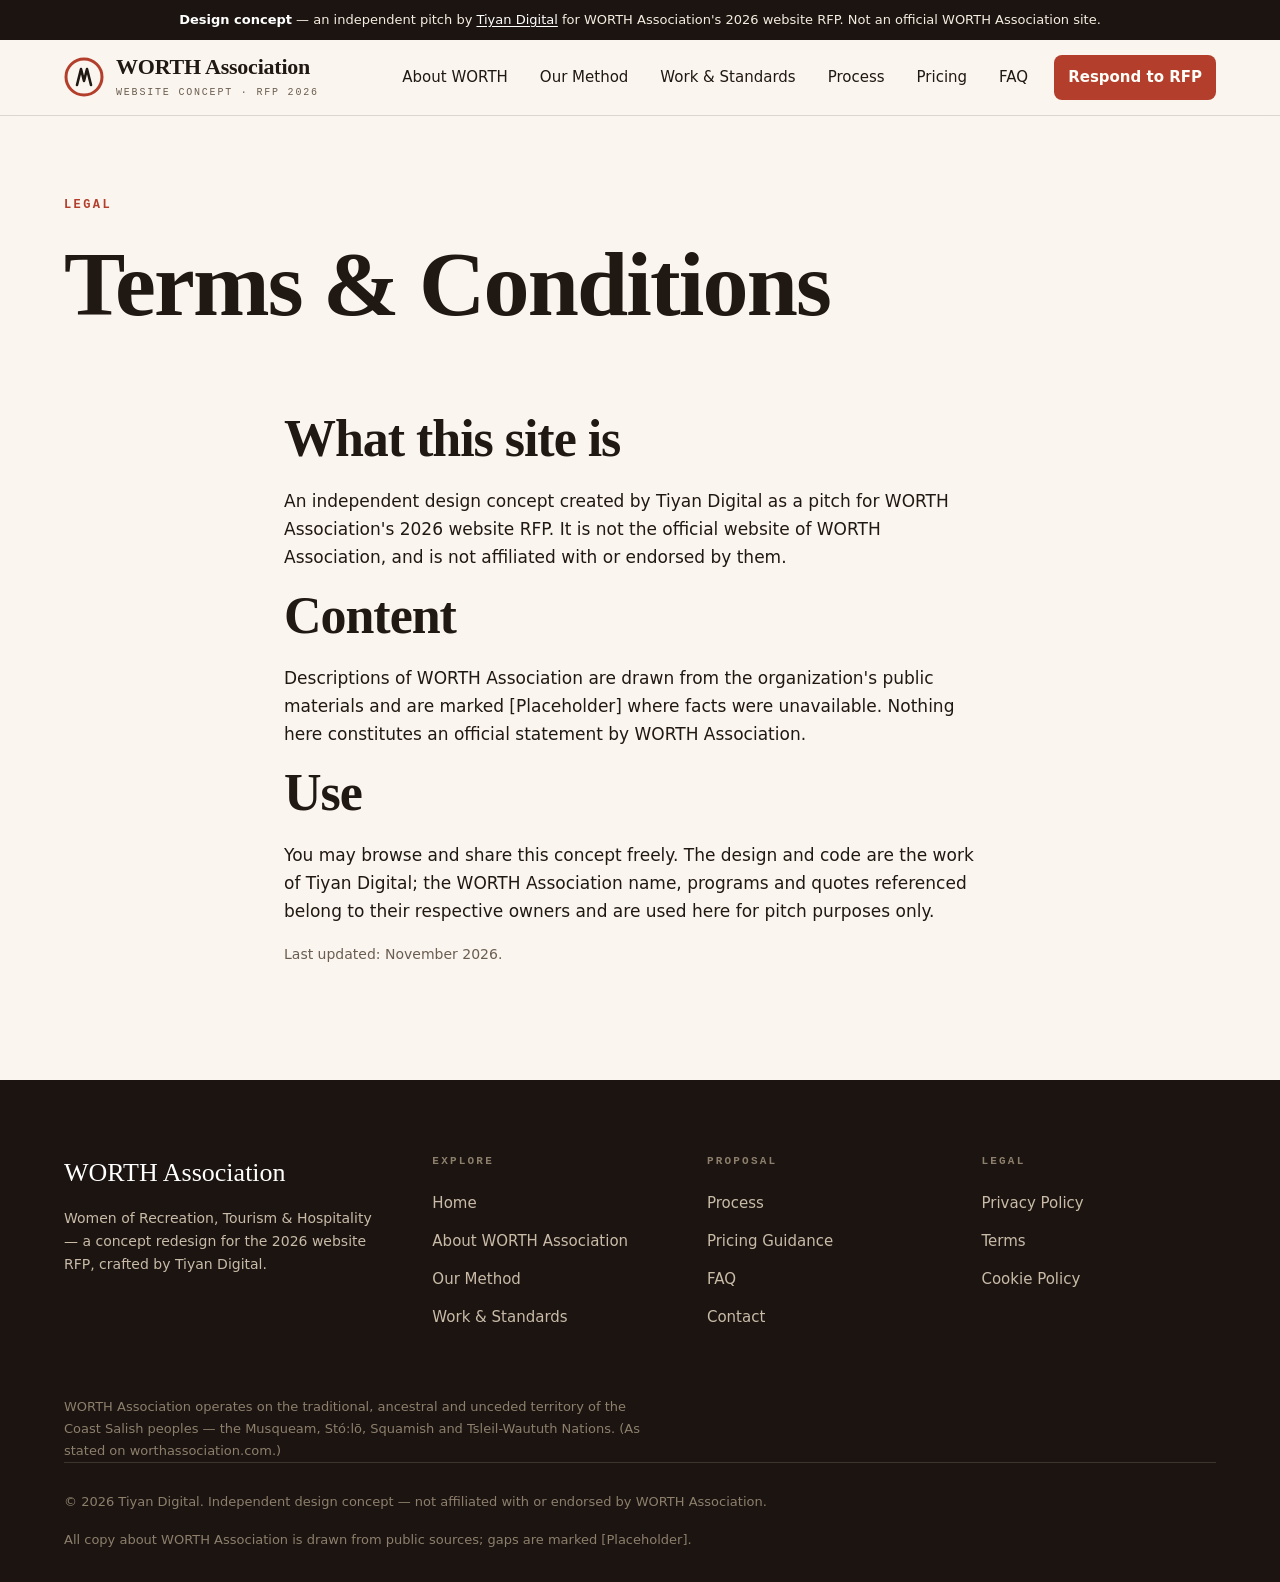
<file: terms.html>
<!DOCTYPE html>
<html lang="en">
<head>
<script>document.documentElement.className += ' anim';</script>
<meta charset="utf-8">
<meta name="viewport" content="width=device-width, initial-scale=1">
<title>Terms &amp; Conditions — WORTH Association Concept</title>
<meta name="description" content="The ground rules for this concept site.">
<meta property="og:title" content="Terms &amp; Conditions — WORTH Association Concept">
<meta property="og:description" content="The ground rules for this concept site.">
<meta property="og:type" content="website">
<link rel="stylesheet" href="assets/style.css">
<script src="assets/site.js" defer></script>
</head>
<body>
<a class="skip" href="#main">Skip to content</a>
<div class="concept-banner"><strong>Design concept</strong> — an independent pitch by <a href="https://tiyandegital.com">Tiyan Digital</a> for WORTH Association's 2026 website RFP. Not an official WORTH Association site.</div>
<header class="site-header"><div class="header-inner">
<a class="brand" href="index.html" aria-label="WORTH concept home"><svg class="brand-mark" viewBox="0 0 40 40" aria-hidden="true"><circle cx="20" cy="20" r="18" fill="none" stroke="#B23E2B" stroke-width="3"/><path d="M13 28 L17 12 L20 24 L23 12 L27 28" fill="none" stroke="#201812" stroke-width="2.6" stroke-linecap="round" stroke-linejoin="round"/></svg><span><span class="brand-name">WORTH Association</span><span class="brand-sub">Website Concept · RFP 2026</span></span></a>
<button class="nav-toggle" aria-expanded="false" aria-controls="main-nav">Menu</button>
<nav class="main-nav" id="main-nav" aria-label="Primary"><a href="about.html">About WORTH</a><a href="method.html">Our Method</a><a href="work.html">Work & Standards</a><a href="process.html">Process</a><a href="pricing.html">Pricing</a><a href="faq.html">FAQ</a><a class="nav-cta" href="contact.html">Respond to RFP</a></nav>
</div></header>
<main id="main">
<section class="page-hero"><div class="wrap"><p class="eyebrow">Legal</p><h1>Terms &amp; Conditions</h1></div></section>
<section style="padding-top:40px"><div class="wrap prose" style="max-width:760px">
<h2>What this site is</h2><p>An independent design concept created by Tiyan Digital as a pitch for WORTH Association's 2026 website RFP. It is not the official website of WORTH Association, and is not affiliated with or endorsed by them.</p>
<h2>Content</h2><p>Descriptions of WORTH Association are drawn from the organization's public materials and are marked [Placeholder] where facts were unavailable. Nothing here constitutes an official statement by WORTH Association.</p>
<h2>Use</h2><p>You may browse and share this concept freely. The design and code are the work of Tiyan Digital; the WORTH Association name, programs and quotes referenced belong to their respective owners and are used here for pitch purposes only.</p>
<p style="color:var(--muted);font-size:14px">Last updated: November 2026.</p></div></section>
</main>
<footer class="site-footer"><div class="wrap">
<div class="footer-grid">
<div><div class="footer-brand">WORTH Association</div><p class="footer-tag">Women of Recreation, Tourism &amp; Hospitality — a concept redesign for the 2026 website RFP, crafted by Tiyan Digital.</p></div>
<div><h4>Explore</h4><ul><li><a href="index.html">Home</a></li><li><a href="about.html">About WORTH Association</a></li><li><a href="method.html">Our Method</a></li><li><a href="work.html">Work &amp; Standards</a></li></ul></div>
<div><h4>Proposal</h4><ul><li><a href="process.html">Process</a></li><li><a href="pricing.html">Pricing Guidance</a></li><li><a href="faq.html">FAQ</a></li><li><a href="contact.html">Contact</a></li></ul></div>
<div><h4>Legal</h4><ul><li><a href="privacy.html">Privacy Policy</a></li><li><a href="terms.html">Terms</a></li><li><a href="cookies.html">Cookie Policy</a></li></ul></div>
</div>
<p class="footer-land">WORTH Association operates on the traditional, ancestral and unceded territory of the Coast Salish peoples — the Musqueam, Stó:lō, Squamish and Tsleil-Waututh Nations. (As stated on worthassociation.com.)</p>
<div class="footer-legal"><span>© <span id="year">2026</span> Tiyan Digital. Independent design concept — not affiliated with or endorsed by WORTH Association.</span><span>All copy about WORTH Association is drawn from public sources; gaps are marked [Placeholder].</span></div>
</div></footer>
</body>
</html>
</file>
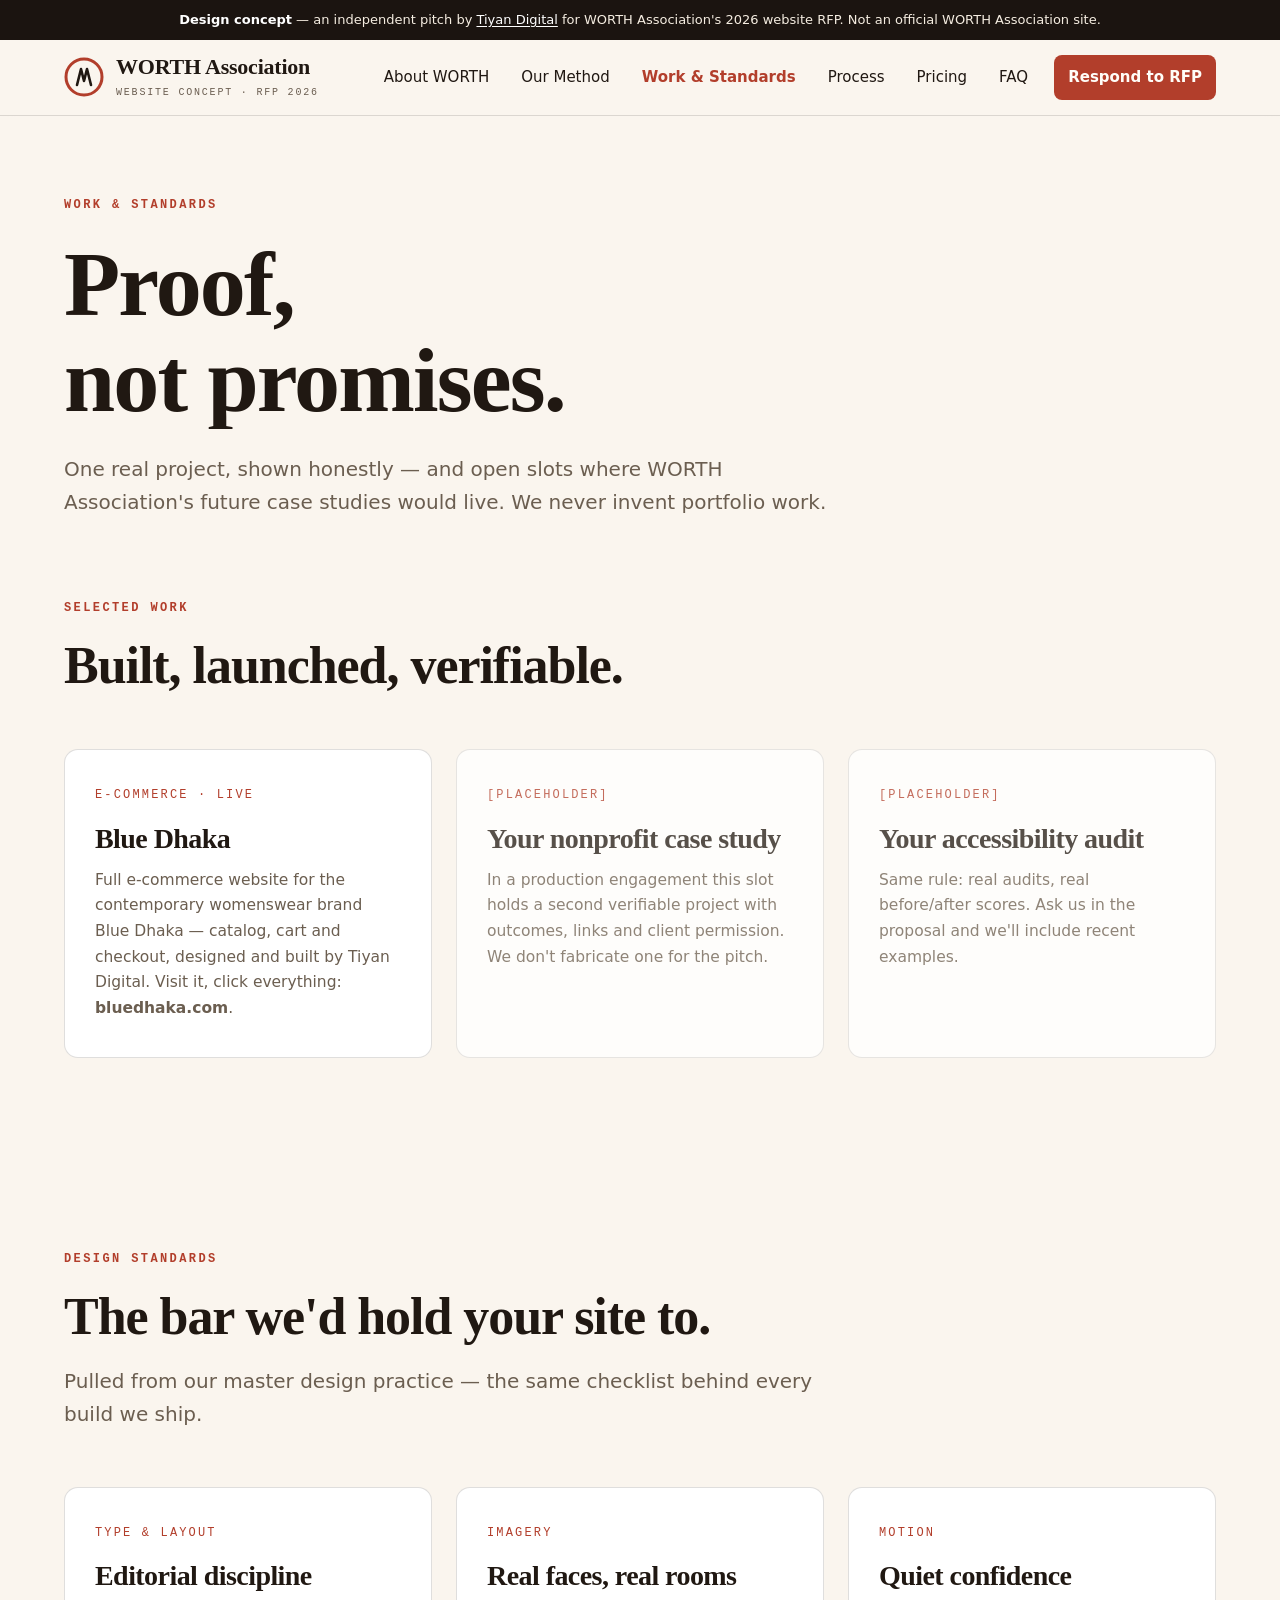
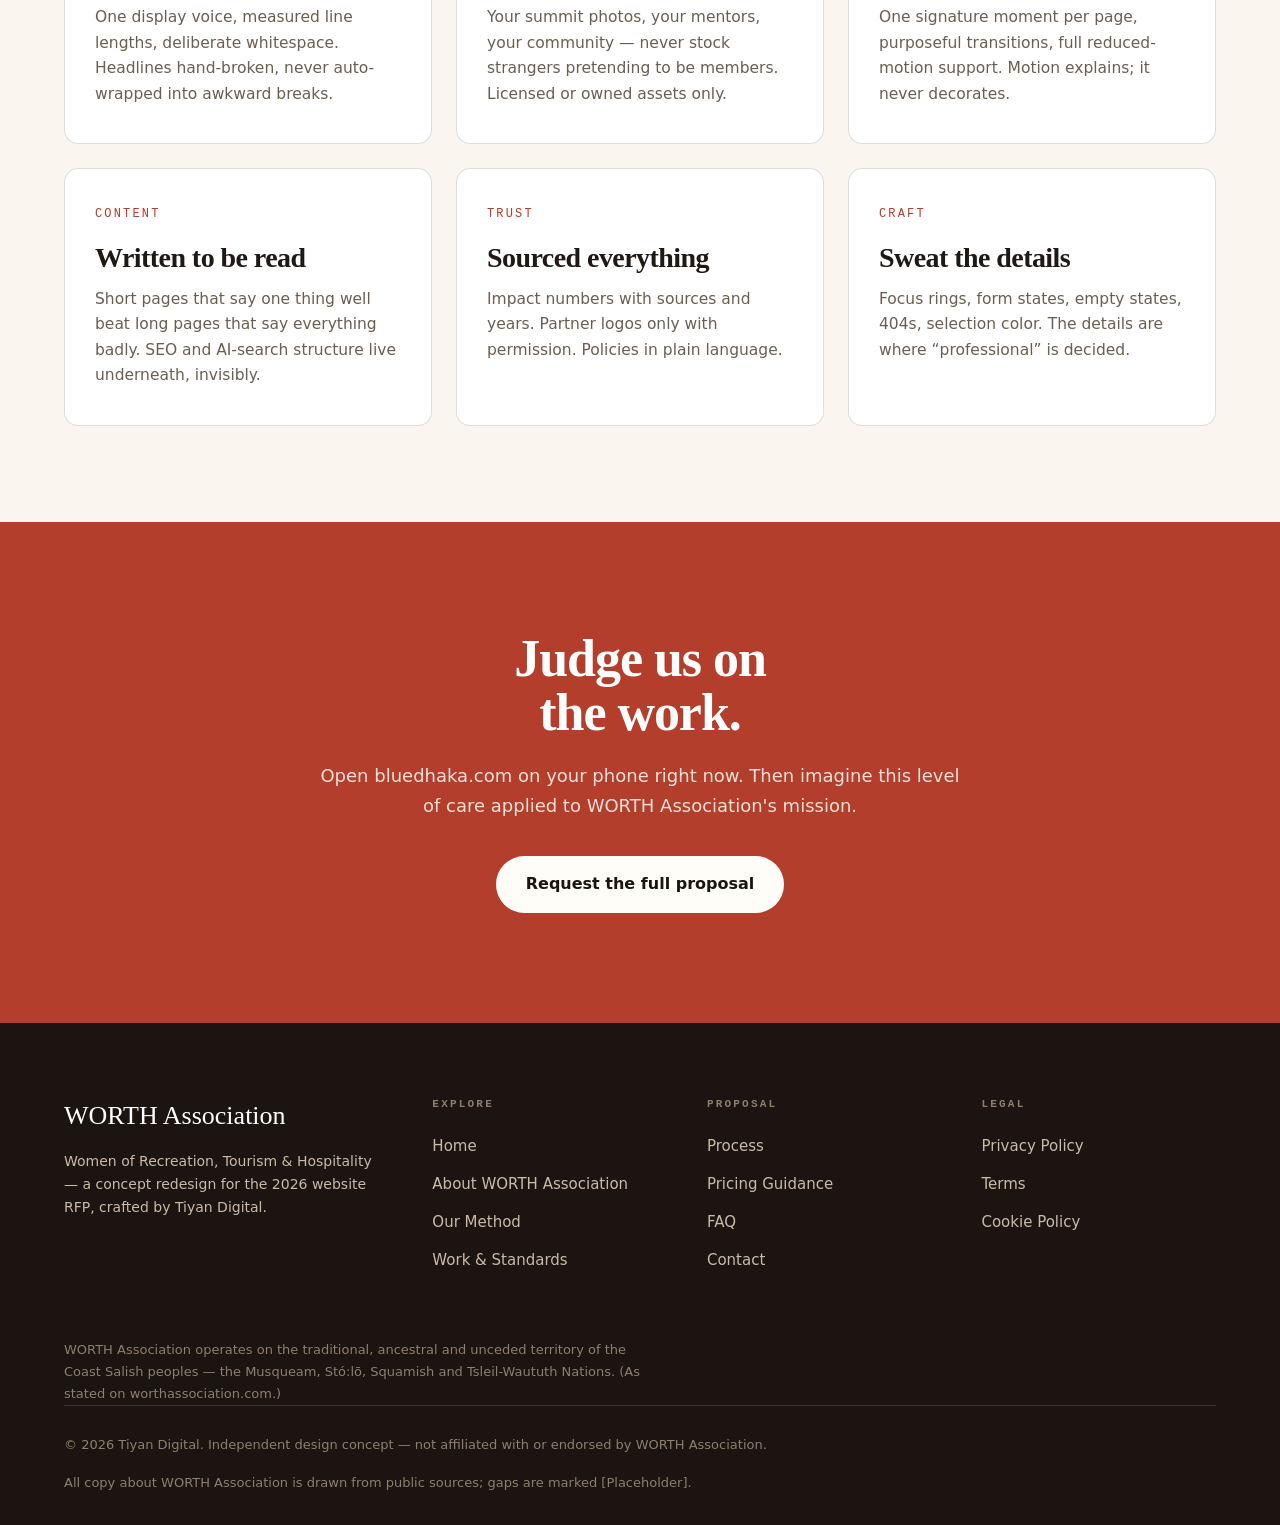
<file: work.html>
<!DOCTYPE html>
<html lang="en">
<head>
<script>document.documentElement.className += ' anim';</script>
<meta charset="utf-8">
<meta name="viewport" content="width=device-width, initial-scale=1">
<title>Work &amp; Standards — Tiyan Digital</title>
<meta name="description" content="Proof, not promises: verifiable work including bluedhaka.com, and the design standards we&#x27;d hold the rebuild to.">
<meta property="og:title" content="Work &amp; Standards — Tiyan Digital">
<meta property="og:description" content="Proof, not promises: verifiable work including bluedhaka.com, and the design standards we&#x27;d hold the rebuild to.">
<meta property="og:type" content="website">
<link rel="stylesheet" href="assets/style.css">
<script src="assets/site.js" defer></script>
</head>
<body>
<a class="skip" href="#main">Skip to content</a>
<div class="concept-banner"><strong>Design concept</strong> — an independent pitch by <a href="https://tiyandegital.com">Tiyan Digital</a> for WORTH Association's 2026 website RFP. Not an official WORTH Association site.</div>
<header class="site-header"><div class="header-inner">
<a class="brand" href="index.html" aria-label="WORTH concept home"><svg class="brand-mark" viewBox="0 0 40 40" aria-hidden="true"><circle cx="20" cy="20" r="18" fill="none" stroke="#B23E2B" stroke-width="3"/><path d="M13 28 L17 12 L20 24 L23 12 L27 28" fill="none" stroke="#201812" stroke-width="2.6" stroke-linecap="round" stroke-linejoin="round"/></svg><span><span class="brand-name">WORTH Association</span><span class="brand-sub">Website Concept · RFP 2026</span></span></a>
<button class="nav-toggle" aria-expanded="false" aria-controls="main-nav">Menu</button>
<nav class="main-nav" id="main-nav" aria-label="Primary"><a href="about.html">About WORTH</a><a href="method.html">Our Method</a><a href="work.html" aria-current="page">Work & Standards</a><a href="process.html">Process</a><a href="pricing.html">Pricing</a><a href="faq.html">FAQ</a><a class="nav-cta" href="contact.html">Respond to RFP</a></nav>
</div></header>
<main id="main">
<section class="page-hero"><div class="wrap">
<p class="eyebrow">Work &amp; standards</p>
<h1><span class="rise"><span>Proof,</span></span><span class="rise"><span>not promises.</span></span></h1>
<p class="lede fade-up d1" style="margin-top:24px">One real project, shown honestly — and open slots where WORTH Association's future case studies would live. We never invent portfolio work.</p>
</div></section>

<section style="padding-top:40px"><div class="wrap">
<div class="section-head"><p class="eyebrow">Selected work</p><h2>Built, launched, verifiable.</h2></div>
<div class="card-grid">
<div class="card"><span class="card-num">E-commerce · Live</span><h3>Blue Dhaka</h3><p>Full e-commerce website for the contemporary womenswear brand Blue Dhaka — catalog, cart and checkout, designed and built by Tiyan Digital. Visit it, click everything: <strong>bluedhaka.com</strong>.</p></div>
<div class="card" style="opacity:.75"><span class="card-num">[Placeholder]</span><h3>Your nonprofit case study</h3><p>In a production engagement this slot holds a second verifiable project with outcomes, links and client permission. We don't fabricate one for the pitch.</p></div>
<div class="card" style="opacity:.75"><span class="card-num">[Placeholder]</span><h3>Your accessibility audit</h3><p>Same rule: real audits, real before/after scores. Ask us in the proposal and we'll include recent examples.</p></div>
</div></div></section>

<section><div class="wrap">
<div class="section-head"><p class="eyebrow">Design standards</p><h2>The bar we'd hold your site to.</h2><p class="lede">Pulled from our master design practice — the same checklist behind every build we ship.</p></div>
<div class="card-grid">
<div class="card"><span class="card-num">Type &amp; layout</span><h3>Editorial discipline</h3><p>One display voice, measured line lengths, deliberate whitespace. Headlines hand-broken, never auto-wrapped into awkward breaks.</p></div>
<div class="card"><span class="card-num">Imagery</span><h3>Real faces, real rooms</h3><p>Your summit photos, your mentors, your community — never stock strangers pretending to be members. Licensed or owned assets only.</p></div>
<div class="card"><span class="card-num">Motion</span><h3>Quiet confidence</h3><p>One signature moment per page, purposeful transitions, full reduced-motion support. Motion explains; it never decorates.</p></div>
<div class="card"><span class="card-num">Content</span><h3>Written to be read</h3><p>Short pages that say one thing well beat long pages that say everything badly. SEO and AI-search structure live underneath, invisibly.</p></div>
<div class="card"><span class="card-num">Trust</span><h3>Sourced everything</h3><p>Impact numbers with sources and years. Partner logos only with permission. Policies in plain language.</p></div>
<div class="card"><span class="card-num">Craft</span><h3>Sweat the details</h3><p>Focus rings, form states, empty states, 404s, selection color. The details are where “professional” is decided.</p></div>
</div></div></section>

<section class="final-cta"><div class="wrap">
<h2>Judge us on the work.</h2>
<p>Open bluedhaka.com on your phone right now. Then imagine this level of care applied to WORTH Association's mission.</p>
<a class="btn btn-light" href="contact.html">Request the full proposal</a>
</div></section>
</main>
<footer class="site-footer"><div class="wrap">
<div class="footer-grid">
<div><div class="footer-brand">WORTH Association</div><p class="footer-tag">Women of Recreation, Tourism &amp; Hospitality — a concept redesign for the 2026 website RFP, crafted by Tiyan Digital.</p></div>
<div><h4>Explore</h4><ul><li><a href="index.html">Home</a></li><li><a href="about.html">About WORTH Association</a></li><li><a href="method.html">Our Method</a></li><li><a href="work.html">Work &amp; Standards</a></li></ul></div>
<div><h4>Proposal</h4><ul><li><a href="process.html">Process</a></li><li><a href="pricing.html">Pricing Guidance</a></li><li><a href="faq.html">FAQ</a></li><li><a href="contact.html">Contact</a></li></ul></div>
<div><h4>Legal</h4><ul><li><a href="privacy.html">Privacy Policy</a></li><li><a href="terms.html">Terms</a></li><li><a href="cookies.html">Cookie Policy</a></li></ul></div>
</div>
<p class="footer-land">WORTH Association operates on the traditional, ancestral and unceded territory of the Coast Salish peoples — the Musqueam, Stó:lō, Squamish and Tsleil-Waututh Nations. (As stated on worthassociation.com.)</p>
<div class="footer-legal"><span>© <span id="year">2026</span> Tiyan Digital. Independent design concept — not affiliated with or endorsed by WORTH Association.</span><span>All copy about WORTH Association is drawn from public sources; gaps are marked [Placeholder].</span></div>
</div></footer>
</body>
</html>
</file>
<file: assets/style.css>
/* WORTH Association — RFP pitch concept. Tokens per DESIGN.md. */
:root{
  --bg:#FAF5EE;
  --surface:#F1E7D8;
  --surface-2:#E9DCC7;
  --ink:#201812;
  --muted:#6B5E50;
  --line:rgba(32,24,18,.14);
  --accent:#B23E2B;
  --accent-deep:#8E2F20;
  --accent-ink:#FFFDF8;
  --dark:#1B1410;
  --radius:10px;
  --font-display:Georgia,'Palatino Linotype','Times New Roman',serif;
  --font-body:system-ui,-apple-system,'Segoe UI',Roboto,'Helvetica Neue',Arial,sans-serif;
  --font-mono:ui-monospace,'SF Mono',Menlo,Consolas,monospace;
}
*{box-sizing:border-box;margin:0;padding:0}
html{scroll-behavior:smooth}
html:focus-within{scroll-behavior:smooth}
body{
  background:var(--bg);
  color:var(--ink);
  font-family:var(--font-body);
  font-size:17px;
  line-height:1.65;
  -webkit-font-smoothing:antialiased;
  overflow-x:hidden;
}
::selection{background:var(--accent);color:var(--accent-ink)}
img,svg{max-width:100%;height:auto;display:block}
a{color:inherit}
:focus-visible{outline:3px solid var(--accent);outline-offset:3px;border-radius:2px}

/* Skip link */
.skip{position:absolute;left:-9999px;top:0;background:var(--ink);color:#fff;padding:10px 18px;z-index:200;border-radius:0 0 8px 0}
.skip:focus{left:0}

/* Concept banner */
.concept-banner{background:var(--dark);color:#F5EDE1;font-size:13px;line-height:1.5;padding:10px 20px;text-align:center}
.concept-banner strong{color:#fff;font-weight:600}
.concept-banner a{color:#fff;text-decoration:underline;text-underline-offset:2px}

/* Header */
.site-header{position:sticky;top:0;z-index:100;background:rgba(250,245,238,.94);backdrop-filter:blur(8px);border-bottom:1px solid var(--line)}
.header-inner{max-width:1200px;margin:0 auto;padding:14px 24px;display:flex;align-items:center;gap:28px}
.brand{display:flex;align-items:center;gap:12px;text-decoration:none}
.brand-mark{width:40px;height:40px;flex:none}
.brand-name{font-family:var(--font-display);font-size:22px;font-weight:700;letter-spacing:-.01em;line-height:1}
.brand-sub{font-family:var(--font-mono);font-size:10px;letter-spacing:.18em;text-transform:uppercase;color:var(--muted);display:block;margin-top:3px}
.main-nav{margin-left:auto;display:flex;align-items:center;gap:4px}
.main-nav a{font-size:15px;text-decoration:none;padding:10px 14px;border-radius:8px;min-height:44px;display:inline-flex;align-items:center;color:var(--ink)}
.main-nav a:hover{background:var(--surface)}
.main-nav a[aria-current="page"]{color:var(--accent);font-weight:600}
.nav-cta{background:var(--accent);color:var(--accent-ink)!important;font-weight:600;margin-left:8px}
.nav-cta:hover{background:var(--accent-deep)!important}
.nav-toggle{display:none;background:none;border:1px solid var(--line);border-radius:8px;padding:10px 14px;font-size:15px;cursor:pointer;min-height:44px;color:var(--ink);font-family:var(--font-body)}

/* Buttons */
.btn{display:inline-flex;align-items:center;justify-content:center;gap:8px;background:var(--accent);color:var(--accent-ink);font-weight:600;font-size:16px;padding:15px 30px;border-radius:999px;text-decoration:none;border:none;cursor:pointer;min-height:52px;transition:transform .18s cubic-bezier(.16,1,.3,1),background .18s}
.btn:hover{background:var(--accent-deep);transform:translateY(-1px)}
.btn:active{transform:scale(.97)}
.btn-ghost{background:transparent;color:var(--ink);border:1.5px solid var(--ink)}
.btn-ghost:hover{background:var(--ink);color:var(--bg)}
.btn-light{background:var(--accent-ink);color:var(--dark)}
.btn-light:hover{background:#fff}

/* Layout */
.wrap{max-width:1200px;margin:0 auto;padding:0 24px}
section{padding:96px 0}
.eyebrow{font-family:var(--font-mono);font-size:12px;letter-spacing:.2em;text-transform:uppercase;color:var(--accent);font-weight:600;margin-bottom:20px}
h1,h2,h3{font-family:var(--font-display);font-weight:700;letter-spacing:-.02em;line-height:1.05;text-wrap:balance}
h1{font-size:clamp(44px,7.5vw,92px)}
h2{font-size:clamp(30px,4.4vw,52px);margin-bottom:20px}
h3{font-size:clamp(21px,2.6vw,28px);line-height:1.2}
.lede{font-size:clamp(17px,2vw,20px);color:var(--muted);max-width:62ch}
.section-head{max-width:760px;margin-bottom:56px}
.section-head .lede{margin-top:16px}

/* Hero */
.hero{padding:72px 0 96px;position:relative}
.hero-grid{display:grid;grid-template-columns:1.05fr .95fr;gap:48px;align-items:center}
.hero-copy .lede{margin:24px 0 36px;max-width:52ch}
.hero-ctas{display:flex;gap:14px;flex-wrap:wrap}
.hero-art{position:relative}
.dial-frame{background:var(--surface);border:1px solid var(--line);border-radius:18px;padding:32px;position:relative;overflow:hidden}
.dial-caption{font-family:var(--font-mono);font-size:11px;letter-spacing:.16em;text-transform:uppercase;color:var(--muted);margin-top:18px;text-align:center}

/* Masked line rise — hidden states only exist when JS adds .anim (progressive enhancement) */
.rise{overflow:hidden;display:block}
.anim .rise>span{display:block;transform:translateY(110%);animation:rise .9s cubic-bezier(.16,1,.3,1) forwards}
.anim .rise:nth-child(2)>span{animation-delay:.12s}
.anim .rise:nth-child(3)>span{animation-delay:.24s}
@keyframes rise{to{transform:translateY(0)}}
.anim .fade-up{opacity:0;transform:translateY(26px);animation:fadeUp .8s cubic-bezier(.16,1,.3,1) forwards}
.anim .fade-up.d1{animation-delay:.35s}.anim .fade-up.d2{animation-delay:.5s}.anim .fade-up.d3{animation-delay:.65s}
@keyframes fadeUp{to{opacity:1;transform:none}}

/* Marquee */
.marquee{border-top:1px solid var(--line);border-bottom:1px solid var(--line);overflow:hidden;padding:18px 0;background:var(--surface)}
.marquee-track{display:flex;gap:64px;width:max-content;animation:scroll 26s linear infinite}
.marquee-track span{font-family:var(--font-display);font-size:24px;letter-spacing:.06em;white-space:nowrap}
.marquee-track span b{color:var(--accent);font-weight:700}
@keyframes scroll{to{transform:translateX(-50%)}}

/* Program rows (numbered editorial) */
.program-list{border-top:1px solid var(--line)}
.program-row{display:grid;grid-template-columns:96px 1fr 1.4fr auto;gap:28px;align-items:baseline;padding:34px 8px;border-bottom:1px solid var(--line);text-decoration:none;transition:background .2s}
.program-row:hover{background:var(--surface)}
.program-num{font-family:var(--font-display);font-size:44px;color:var(--accent);line-height:1}
.program-row h3{margin-bottom:6px}
.program-row p{color:var(--muted);font-size:15.5px;max-width:56ch}
.program-tag{font-family:var(--font-mono);font-size:11px;letter-spacing:.16em;text-transform:uppercase;color:var(--muted);border:1px solid var(--line);border-radius:999px;padding:8px 16px;white-space:nowrap;align-self:center}

/* Impact band */
.band-dark{background:var(--dark);color:#F5EDE1}
.band-dark .eyebrow{color:#E8A08A}
.band-dark .lede{color:#C9BBA8}
.impact-grid{display:grid;grid-template-columns:repeat(4,1fr);gap:1px;background:rgba(245,237,225,.16);border:1px solid rgba(245,237,225,.16);border-radius:14px;overflow:hidden;margin-top:56px}
.impact-cell{background:var(--dark);padding:40px 32px}
.impact-num{font-family:var(--font-display);font-size:clamp(40px,5vw,64px);font-weight:700;line-height:1;color:#fff}
.impact-num .suffix{color:var(--accent)}
.impact-label{font-size:15px;color:#C9BBA8;margin-top:12px}
.impact-src{font-family:var(--font-mono);font-size:11px;letter-spacing:.06em;color:#8d7f6c;margin-top:10px;line-height:1.6}

/* Quote */
.quote-block{max-width:880px;margin:0 auto;text-align:center}
.quote-block blockquote{font-family:var(--font-display);font-size:clamp(24px,3.4vw,38px);line-height:1.3;letter-spacing:-.01em}
.quote-block cite{display:block;margin-top:24px;font-style:normal;font-family:var(--font-mono);font-size:12px;letter-spacing:.14em;text-transform:uppercase;color:var(--muted)}

/* Cards */
.card-grid{display:grid;grid-template-columns:repeat(3,1fr);gap:24px}
.card{background:#fff;border:1px solid var(--line);border-radius:14px;padding:36px 30px}
.card h3{margin-bottom:12px}
.card p{color:var(--muted);font-size:15.5px}
.card .card-num{font-family:var(--font-mono);font-size:12px;letter-spacing:.18em;color:var(--accent);text-transform:uppercase;margin-bottom:16px;display:block}

/* Two-col */
.split{display:grid;grid-template-columns:1fr 1fr;gap:64px;align-items:start}
.prose p{margin-bottom:18px;max-width:64ch}
.prose ul{margin:0 0 18px 22px}
.prose li{margin-bottom:10px;max-width:64ch}
.placeholder-note{background:var(--surface);border:1px dashed var(--accent);border-radius:10px;padding:14px 18px;font-size:14.5px;color:var(--muted);margin:18px 0}
.placeholder-note strong{color:var(--accent)}

/* Steps */
.steps{counter-reset:step;display:grid;gap:0;margin-top:8px}
.step{display:grid;grid-template-columns:88px 1fr;gap:28px;padding:36px 0;border-bottom:1px solid var(--line)}
.step:first-child{border-top:1px solid var(--line)}
.step-n{font-family:var(--font-display);font-size:52px;color:transparent;-webkit-text-stroke:1.5px var(--accent);line-height:1}
.step h3{margin-bottom:10px}
.step p{color:var(--muted);max-width:62ch}
.step .weeks{font-family:var(--font-mono);font-size:11px;letter-spacing:.16em;text-transform:uppercase;color:var(--accent);margin-bottom:10px;display:block}

/* Pricing */
.price-grid{display:grid;grid-template-columns:repeat(3,1fr);gap:24px;align-items:stretch}
.price-card{background:#fff;border:1px solid var(--line);border-radius:16px;padding:40px 34px;display:flex;flex-direction:column}
.price-card.featured{border:2px solid var(--accent);position:relative}
.price-tier{font-family:var(--font-mono);font-size:12px;letter-spacing:.2em;text-transform:uppercase;color:var(--accent);margin-bottom:14px}
.price-amount{font-family:var(--font-display);font-size:52px;font-weight:700;line-height:1;margin-bottom:6px}
.price-per{color:var(--muted);font-size:14px;margin-bottom:24px}
.price-card ul{list-style:none;margin:0 0 30px}
.price-card li{padding:10px 0;border-bottom:1px solid var(--line);font-size:15px;color:var(--muted);padding-left:26px;position:relative}
.price-card li::before{content:"✓";position:absolute;left:0;color:var(--accent);font-weight:700}
.price-card li.no{color:#A89A86}
.price-card li.no::before{content:"–";color:#A89A86}
.price-card .btn{margin-top:auto;width:100%}

/* FAQ */
.faq-item{border-bottom:1px solid var(--line)}
.faq-item:first-child{border-top:1px solid var(--line)}
.faq-q{width:100%;background:none;border:none;text-align:left;font-family:var(--font-display);font-size:clamp(18px,2.4vw,24px);font-weight:700;color:var(--ink);padding:26px 48px 26px 0;cursor:pointer;position:relative;line-height:1.3}
.faq-q::after{content:"+";position:absolute;right:4px;top:24px;font-size:30px;color:var(--accent);font-weight:400;line-height:1;transition:transform .25s}
.faq-item.open .faq-q::after{transform:rotate(45deg)}
.faq-a{max-height:0;overflow:hidden;transition:max-height .35s cubic-bezier(.4,0,.2,1)}
.faq-a p{padding:0 0 28px;color:var(--muted);max-width:68ch}

/* Forms */
.form-card{background:#fff;border:1px solid var(--line);border-radius:16px;padding:44px;max-width:680px}
.field{margin-bottom:22px}
.field label{display:block;font-weight:600;font-size:15px;margin-bottom:8px}
.field label .req{color:var(--accent)}
.field input,.field textarea,.field select{width:100%;padding:14px 16px;font-size:16px;font-family:var(--font-body);border:1.5px solid var(--line);border-radius:10px;background:var(--bg);color:var(--ink)}
.field input:focus,.field textarea:focus,.field select:focus{outline:3px solid var(--accent);outline-offset:2px;border-color:var(--accent)}
.field .hint{font-size:13.5px;color:var(--muted);margin-top:6px}
.consent{display:flex;gap:12px;align-items:flex-start;background:var(--surface);border-radius:10px;padding:16px;margin:26px 0}
.consent input{width:22px;height:22px;flex:none;margin-top:3px;accent-color:var(--accent)}
.consent p{font-size:14px;color:var(--muted);line-height:1.6}

/* Footer */
.site-footer{background:var(--dark);color:#C9BBA8;padding:72px 0 32px;margin-top:0}
.footer-grid{display:grid;grid-template-columns:1.4fr 1fr 1fr 1fr;gap:40px;margin-bottom:56px}
.footer-brand{font-family:var(--font-display);font-size:26px;color:#fff;margin-bottom:12px}
.footer-tag{font-size:14px;max-width:36ch}
.site-footer h4{font-family:var(--font-mono);font-size:11px;letter-spacing:.2em;text-transform:uppercase;color:#8d7f6c;margin-bottom:18px;font-weight:600}
.site-footer ul{list-style:none}
.site-footer li{margin-bottom:10px}
.site-footer a{color:#C9BBA8;text-decoration:none;font-size:15px}
.site-footer a:hover{color:#fff;text-decoration:underline;text-underline-offset:3px}
.footer-legal{border-top:1px solid rgba(245,237,225,.14);padding-top:28px;display:flex;justify-content:space-between;gap:16px;flex-wrap:wrap;font-size:13px;color:#8d7f6c}
.footer-land{font-size:13px;color:#8d7f6c;max-width:70ch;margin-top:24px;line-height:1.7}

/* Final CTA */
.final-cta{background:var(--accent);color:var(--accent-ink);text-align:center;padding:110px 0}
.final-cta h2{color:#fff;max-width:16ch;margin:0 auto 20px}
.final-cta p{color:rgba(255,253,248,.85);max-width:56ch;margin:0 auto 36px;font-size:18px}
.final-cta .lede{color:rgba(255,253,248,.85)}

/* 404 */
.center{text-align:center}
.page-hero{padding:80px 0 40px}

/* Responsive — phone as second composition */
@media (max-width:960px){
  .hero-grid{grid-template-columns:1fr}
  .hero-art{order:2}
  .split{grid-template-columns:1fr;gap:40px}
  .card-grid{grid-template-columns:1fr}
  .price-grid{grid-template-columns:1fr}
  .impact-grid{grid-template-columns:1fr 1fr}
  .footer-grid{grid-template-columns:1fr 1fr}
  .program-row{grid-template-columns:64px 1fr;grid-template-areas:"num head" "num body";row-gap:8px}
  .program-num{font-size:34px;grid-area:num}
  .program-row h3{grid-area:head}
  .program-row p{grid-area:body}
  .program-tag{display:none}
  .step{grid-template-columns:64px 1fr;gap:18px}
  .step-n{font-size:38px}
}
@media (max-width:640px){
  section{padding:64px 0}
  .wrap{padding:0 18px}
  .header-inner{padding:12px 18px;gap:16px;flex-wrap:wrap}
  .nav-toggle{display:inline-flex;align-items:center;margin-left:auto}
  .main-nav{display:none;width:100%;flex-direction:column;align-items:stretch;gap:2px;margin-top:8px}
  .main-nav.open{display:flex}
  .main-nav a{padding:14px 8px;border-top:1px solid var(--line)}
  .nav-cta{margin:8px 0 0;text-align:center}
  .impact-grid{grid-template-columns:1fr}
  .footer-grid{grid-template-columns:1fr}
  .form-card{padding:28px 20px}
  .final-cta{padding:72px 0}
  .dial-frame{padding:20px}
}

/* Reduced motion */
@media (prefers-reduced-motion:reduce){
  *,*::before,*::after{animation:none!important;transition:none!important}
  .anim .rise>span{transform:none}
  .anim .fade-up{opacity:1;transform:none}
  html{scroll-behavior:auto}
}
</file>
